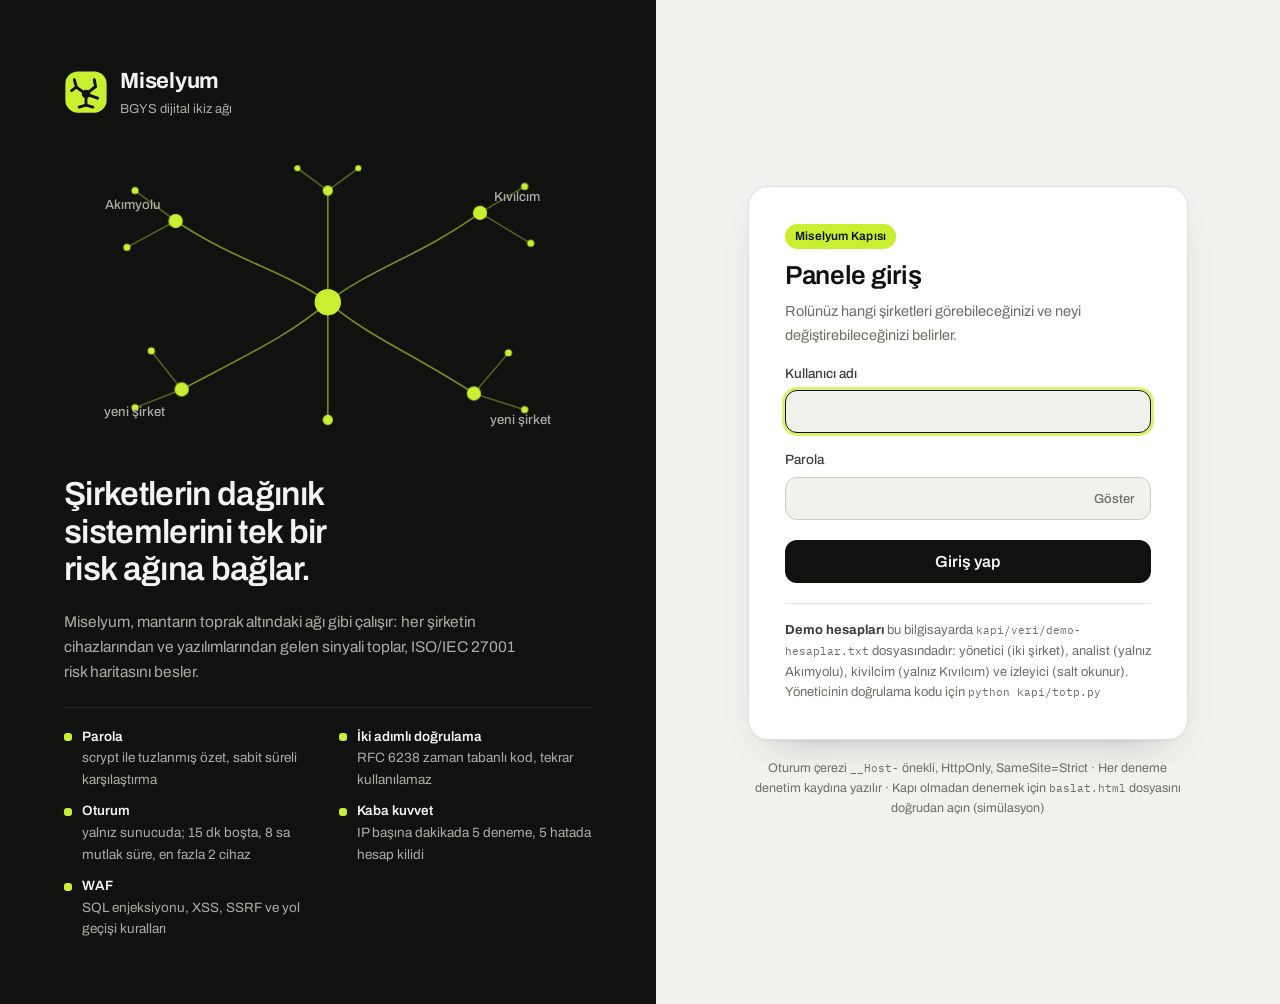
<file: giris.html>
<!doctype html>
<html lang="tr">
<head>
<meta charset="utf-8">
<meta name="viewport" content="width=device-width, initial-scale=1, viewport-fit=cover">
<title>Giriş · Miselyum</title>
<link rel="icon" href="data:image/svg+xml,%3Csvg xmlns='http://www.w3.org/2000/svg' viewBox='0 0 32 32'%3E%3Crect x='1' y='1' width='30' height='30' rx='9' fill='%23c8f031'/%3E%3Cpath d='M16 17.5V25.5M16 17.5 9 12.5M16 17.5l7-5.5M16 17.5l8.5 3M9 12.5 7.5 7M9 12.5l-3.5 2.5M23 12l-1-5M16 25.5l-5 1.5M16 25.5l5 1.5' fill='none' stroke='%23111210' stroke-width='2.1' stroke-linecap='round'/%3E%3Ccircle cx='16' cy='17.5' r='3.1' fill='%23111210'/%3E%3C/svg%3E">
<meta name="description" content="Miselyum Kapısı: Miselyum paneline güvenli giriş">
<link rel="preconnect" href="https://fonts.googleapis.com">
<link rel="preconnect" href="https://fonts.gstatic.com" crossorigin>
<link rel="stylesheet" href="https://fonts.googleapis.com/css2?family=Archivo:wght@400;500;600;700&family=IBM+Plex+Mono:wght@400;500&display=swap">
<link rel="stylesheet" href="css/giris.css">
</head>
<body>
<main class="g">
  <section class="g-sol" aria-label="Miselyum">
    <div class="g-marka">
      <svg class="g-isaret" viewBox="0 0 32 32" aria-hidden="true"><rect x="1" y="1" width="30" height="30" rx="9" fill="#c8f031"/><path d="M16 17.5V25.5M16 17.5 9 12.5M16 17.5l7-5.5M16 17.5l8.5 3M9 12.5 7.5 7M9 12.5l-3.5 2.5M23 12l-1-5M16 25.5l-5 1.5M16 25.5l5 1.5" fill="none" stroke="#111210" stroke-width="2.1" stroke-linecap="round" stroke-linejoin="round"/><circle cx="16" cy="17.5" r="3.1" fill="#111210"/></svg>
      <div><b>Miselyum</b><span>BGYS dijital ikiz ağı</span></div>
    </div>

    <svg class="g-ag" viewBox="0 0 520 300" aria-hidden="true">
      <g class="g-hif">
        <path d="M260 150C220 120 170 110 110 70M260 150C300 118 352 104 410 62M260 150C224 182 176 204 116 236M260 150C300 184 350 204 404 240M260 150V40M260 150V266"/>
        <path d="M110 70 70 40M110 70 62 96M410 62l44-26M410 62l50 30M116 236l-46 18M116 236l-30-38M404 240l50 16M404 240l34-40M260 40l-30-22M260 40l30-22"/>
      </g>
      <g class="g-dugum">
        <circle cx="260" cy="150" r="13" class="g-cekirdek"/>
        <circle cx="110" cy="70" r="7"/><circle cx="410" cy="62" r="7"/><circle cx="116" cy="236" r="7"/><circle cx="404" cy="240" r="7"/>
        <circle cx="260" cy="40" r="5"/><circle cx="260" cy="266" r="5"/>
        <circle cx="70" cy="40" r="3.5"/><circle cx="62" cy="96" r="3.5"/><circle cx="454" cy="36" r="3.5"/><circle cx="460" cy="92" r="3.5"/>
        <circle cx="70" cy="254" r="3.5"/><circle cx="86" cy="198" r="3.5"/><circle cx="454" cy="256" r="3.5"/><circle cx="438" cy="200" r="3.5"/>
        <circle cx="230" cy="18" r="3"/><circle cx="290" cy="18" r="3"/>
      </g>
      <g class="g-etiket">
        <text x="96" y="58" text-anchor="end">Akımyolu</text>
        <text x="424" y="50">Kıvılcım</text>
        <text x="100" y="262" text-anchor="end">yeni şirket</text>
        <text x="420" y="270">yeni şirket</text>
      </g>
    </svg>

    <h1>Şirketlerin dağınık sistemlerini tek bir risk ağına bağlar.</h1>
    <p class="g-oz">Miselyum, mantarın toprak altındaki ağı gibi çalışır: her şirketin cihazlarından ve yazılımlarından gelen sinyali toplar, ISO/IEC 27001 risk haritasını besler.</p>

    <ul class="g-koruma" aria-label="Bu girişin korumaları">
      <li><b>Parola</b> scrypt ile tuzlanmış özet, sabit süreli karşılaştırma</li>
      <li><b>İki adımlı doğrulama</b> RFC 6238 zaman tabanlı kod, tekrar kullanılamaz</li>
      <li><b>Oturum</b> yalnız sunucuda; 15 dk boşta, 8 sa mutlak süre, en fazla 2 cihaz</li>
      <li><b>Kaba kuvvet</b> IP başına dakikada 5 deneme, 5 hatada hesap kilidi</li>
      <li><b>WAF</b> SQL enjeksiyonu, XSS, SSRF ve yol geçişi kuralları</li>
    </ul>
  </section>

  <section class="g-sag">
    <div class="g-kart">
      <form id="adim-parola" class="g-form" autocomplete="on" novalidate>
        <div class="g-ust">
          <span class="g-rozet">Miselyum Kapısı</span>
          <h2>Panele giriş</h2>
          <p>Rolünüz hangi şirketleri görebileceğinizi ve neyi değiştirebileceğinizi belirler.</p>
        </div>
        <label class="g-alan">
          <span>Kullanıcı adı</span>
          <input id="kullanici" name="username" autocomplete="username" spellcheck="false" autocapitalize="none" maxlength="40" required>
        </label>
        <label class="g-alan">
          <span>Parola</span>
          <span class="g-parola">
            <input id="parola" name="password" type="password" autocomplete="current-password" maxlength="200" required>
            <button type="button" id="goster" class="g-goster" aria-pressed="false" aria-label="Parolayı göster">Göster</button>
          </span>
        </label>
        <p id="ileti" class="g-ileti" role="alert" hidden></p>
        <button type="submit" class="g-dugme" id="gonder">Giriş yap</button>
      </form>

      <form id="adim-kod" class="g-form" autocomplete="off" novalidate hidden>
        <div class="g-ust">
          <span class="g-rozet">İkinci adım</span>
          <h2>Doğrulama kodu</h2>
          <p>Kimlik doğrulayıcı uygulamanızdaki 6 haneli kodu girin. Kod 30 saniyede bir değişir.</p>
        </div>
        <label class="g-alan">
          <span>Kod</span>
          <input id="kod" name="otp" inputmode="numeric" autocomplete="one-time-code" pattern="[0-9]{6}" maxlength="6" class="g-kod" required>
        </label>
        <p id="ileti-kod" class="g-ileti" role="alert" hidden></p>
        <button type="submit" class="g-dugme" id="dogrula">Doğrula ve gir</button>
        <button type="button" class="g-geri" id="geri">Başka hesapla gir</button>
      </form>

      <div class="g-not">
        <p><b>Demo hesapları</b> bu bilgisayarda <code>kapi/veri/demo-hesaplar.txt</code> dosyasındadır: yönetici (iki şirket), analist (yalnız Akımyolu), kivilcim (yalnız Kıvılcım) ve izleyici (salt okunur). Yöneticinin doğrulama kodu için <code>python kapi/totp.py</code></p>
      </div>
    </div>
    <p class="g-alt">Oturum çerezi <code>__Host-</code> önekli, HttpOnly, SameSite=Strict · Her deneme denetim kaydına yazılır · Kapı olmadan denemek için <code>baslat.html</code> dosyasını doğrudan açın (simülasyon)</p>
  </section>
</main>
<script src="js/giris.js"></script>
</body>
</html>
</file>
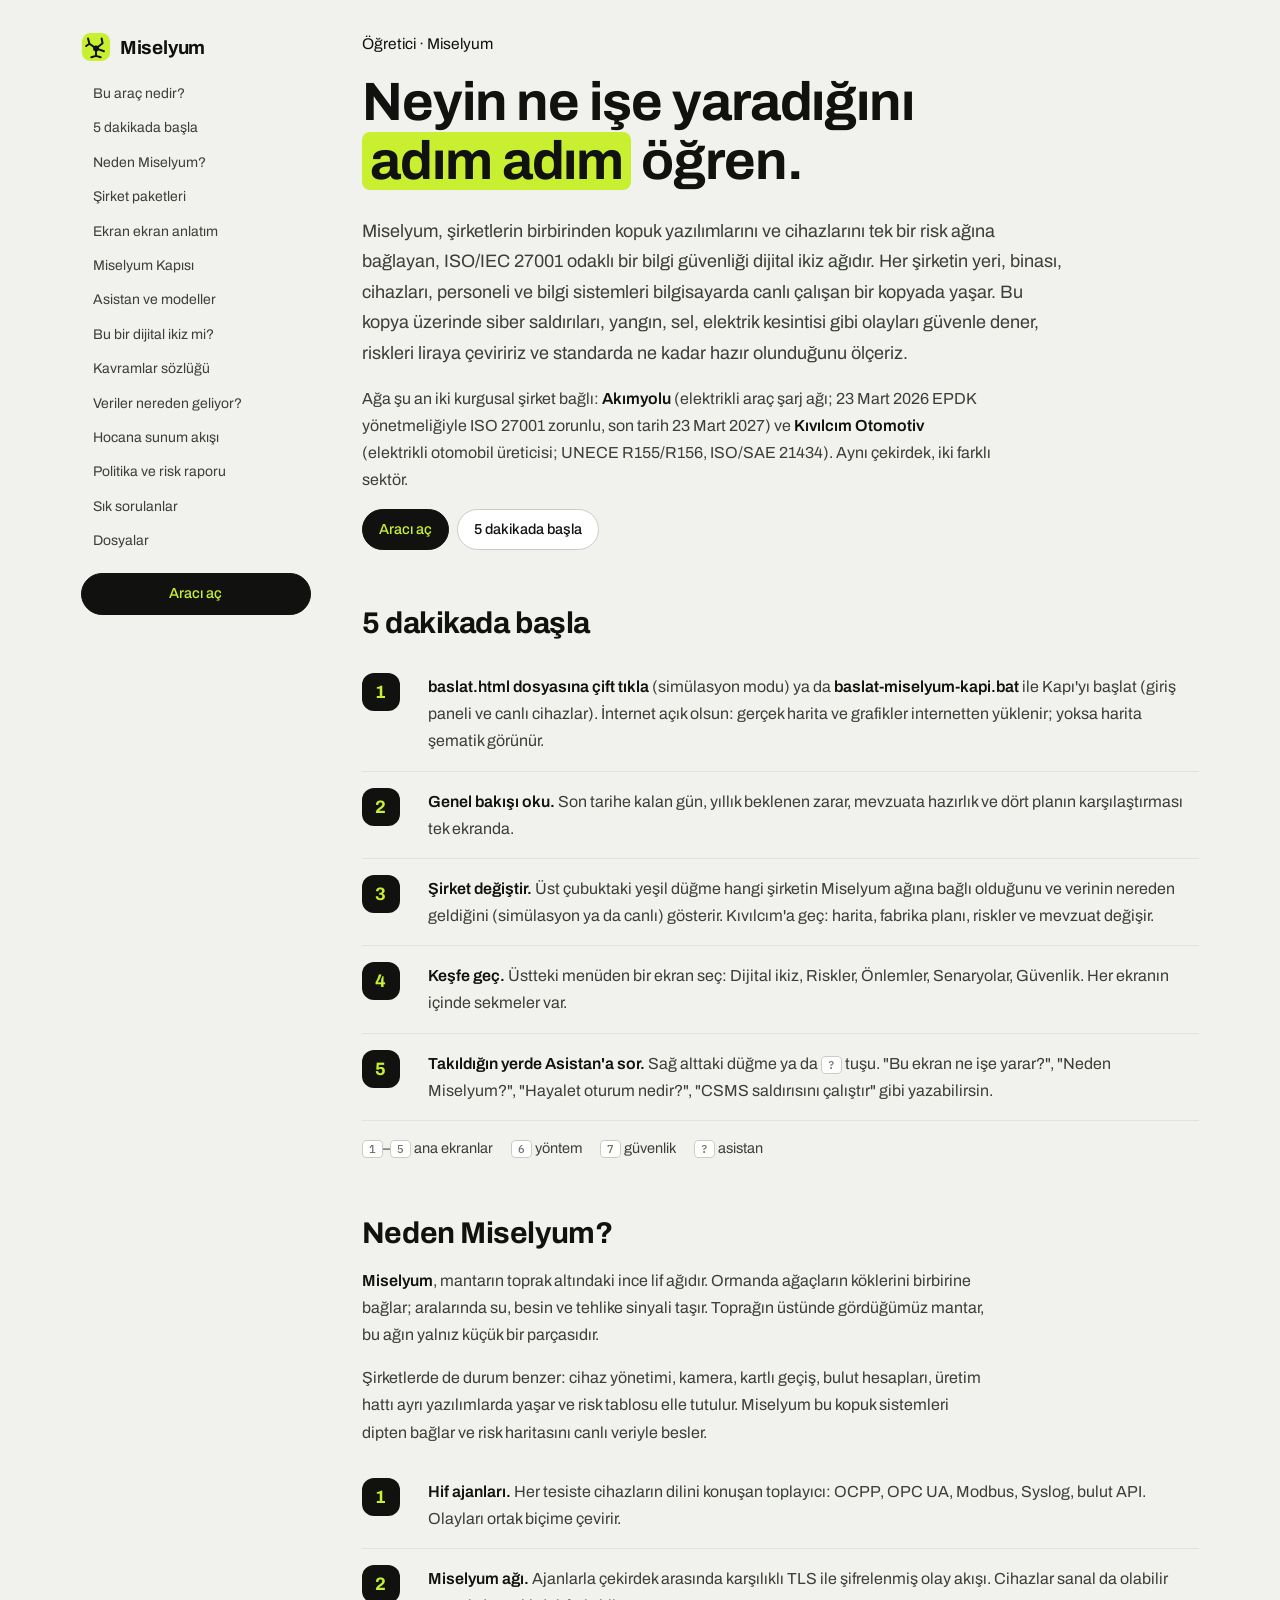
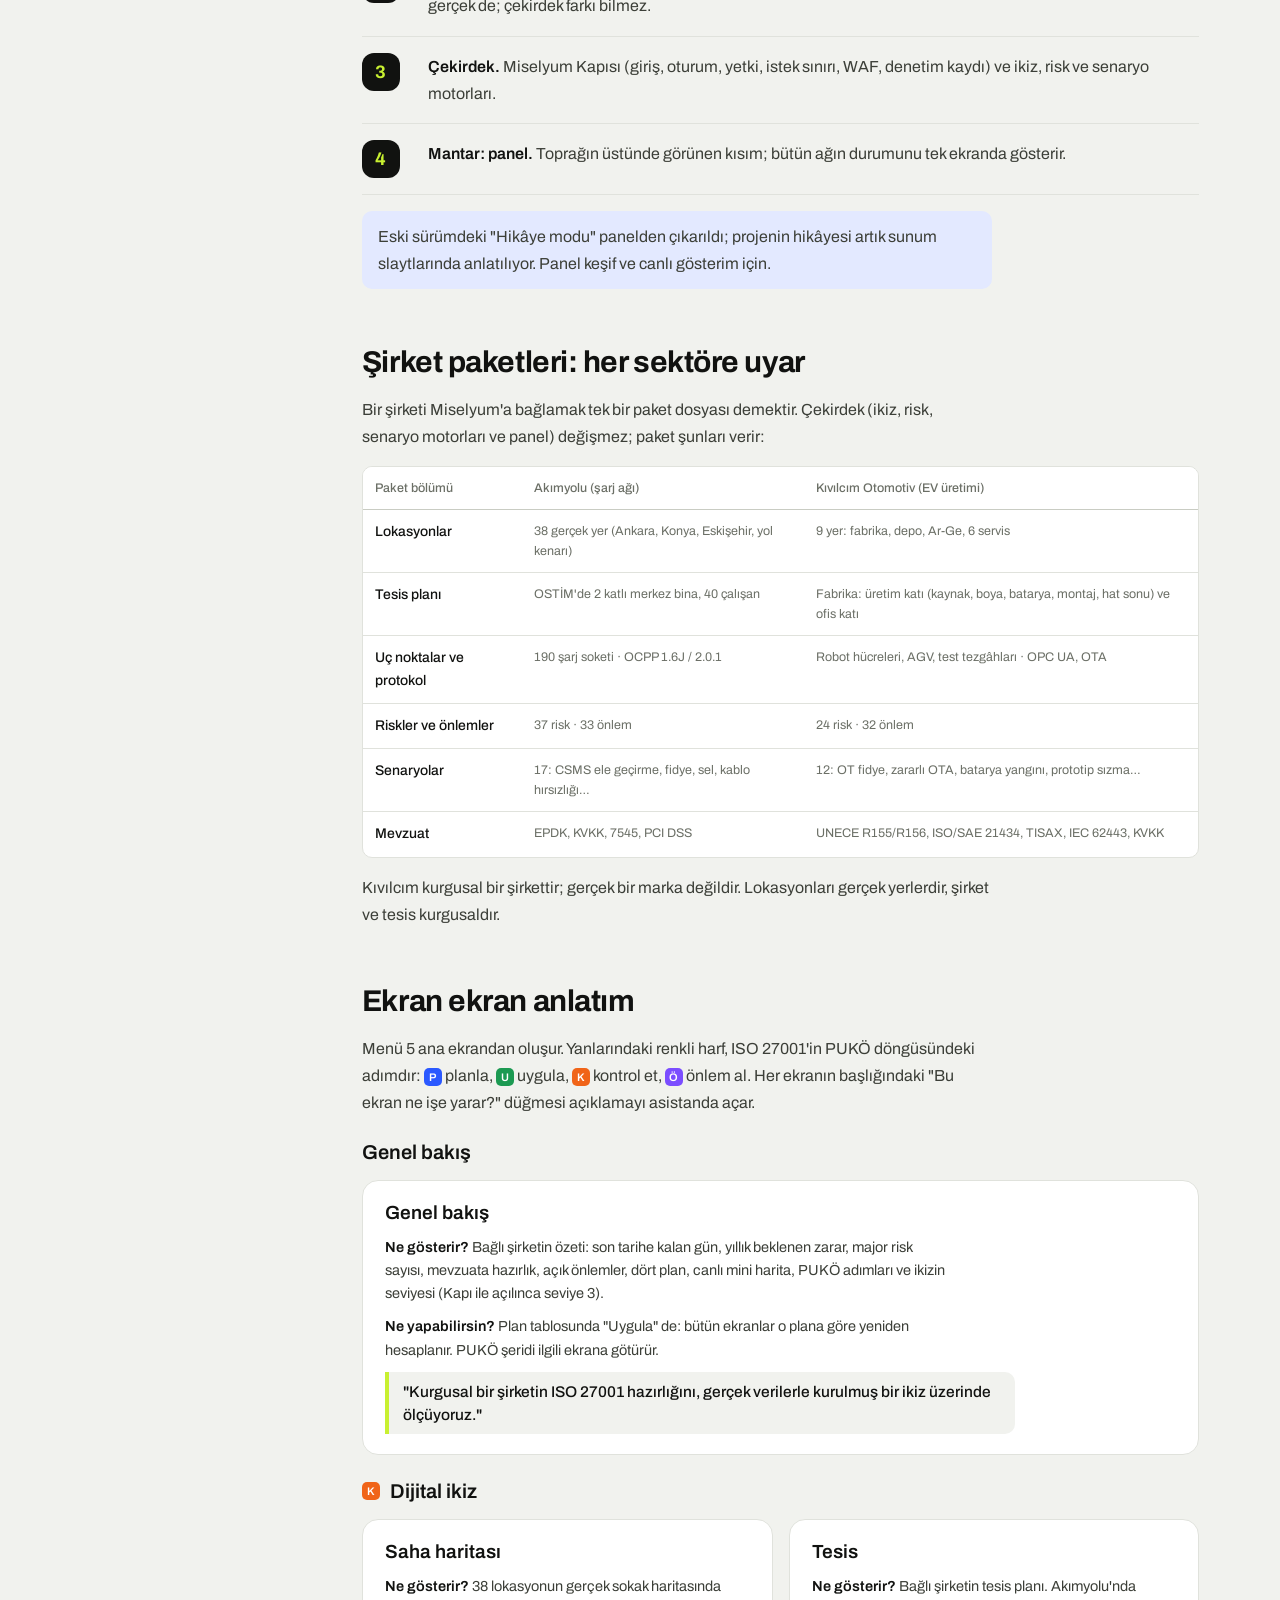
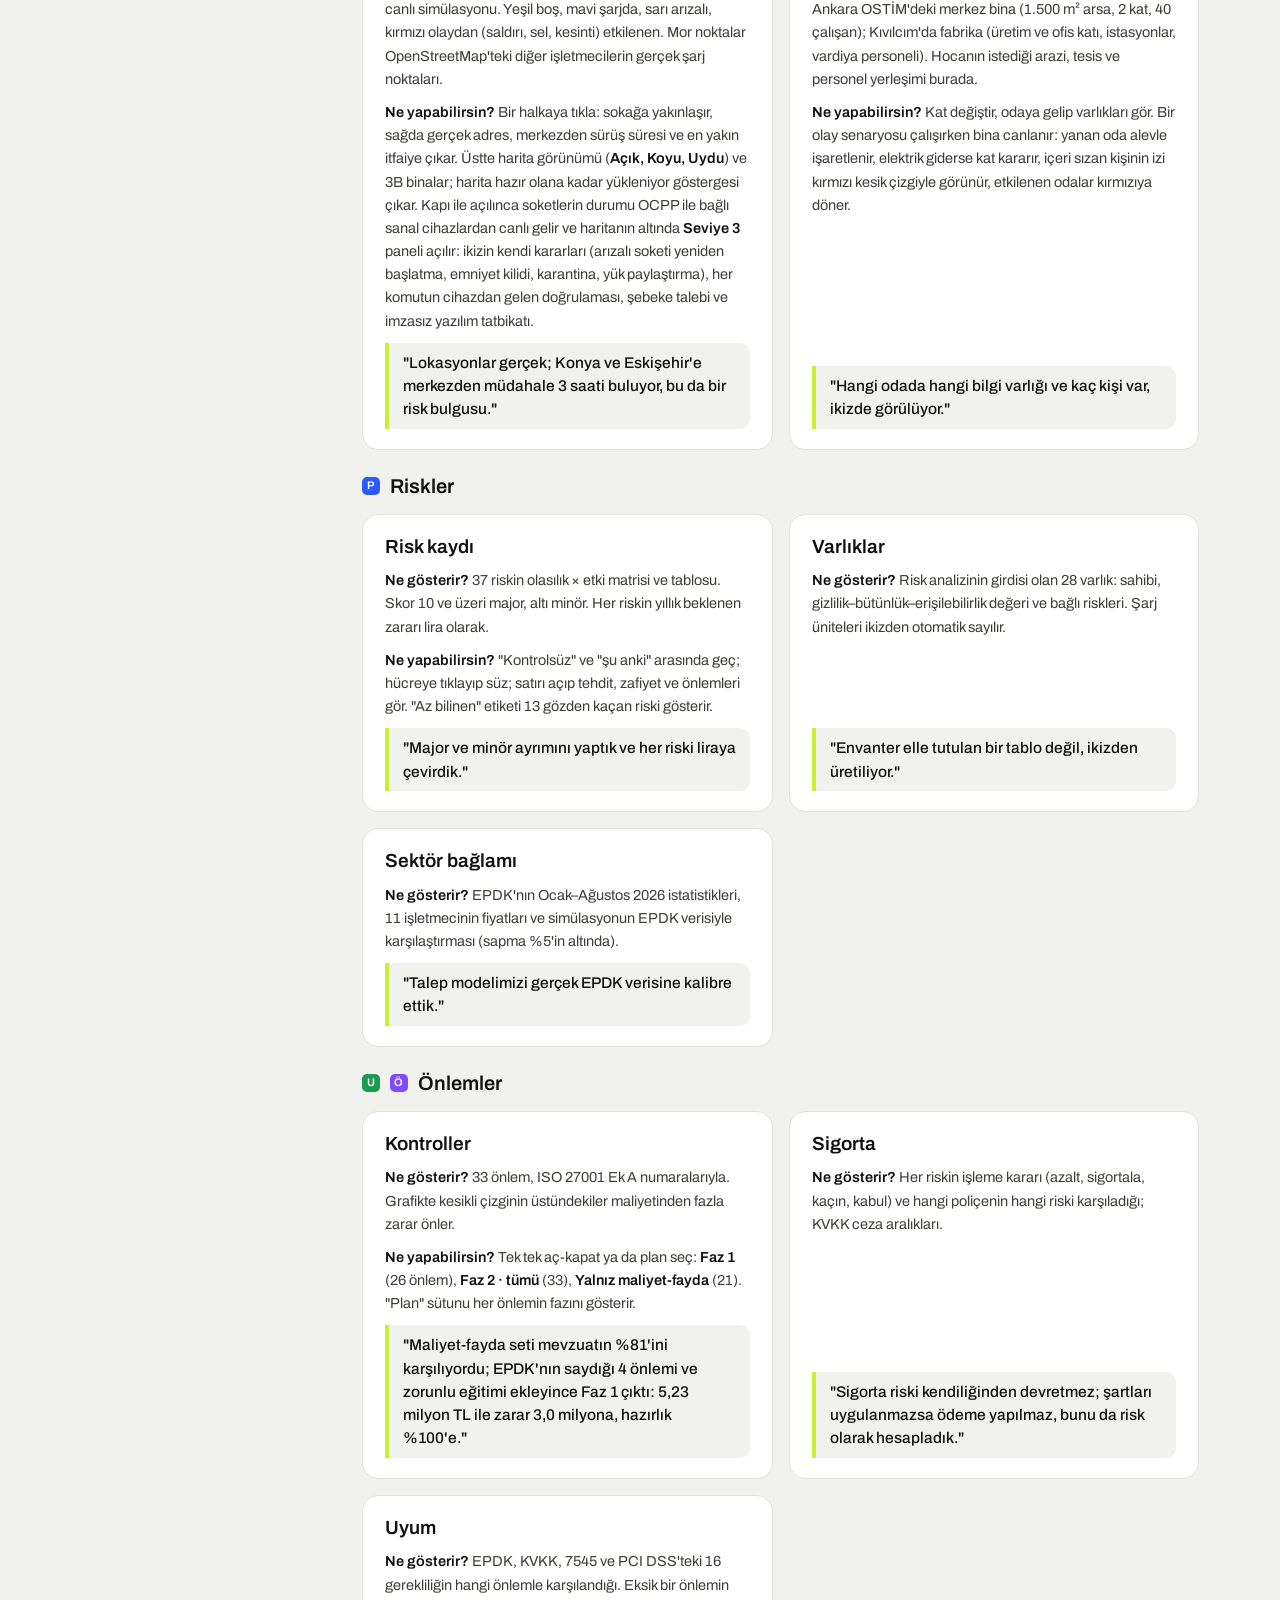
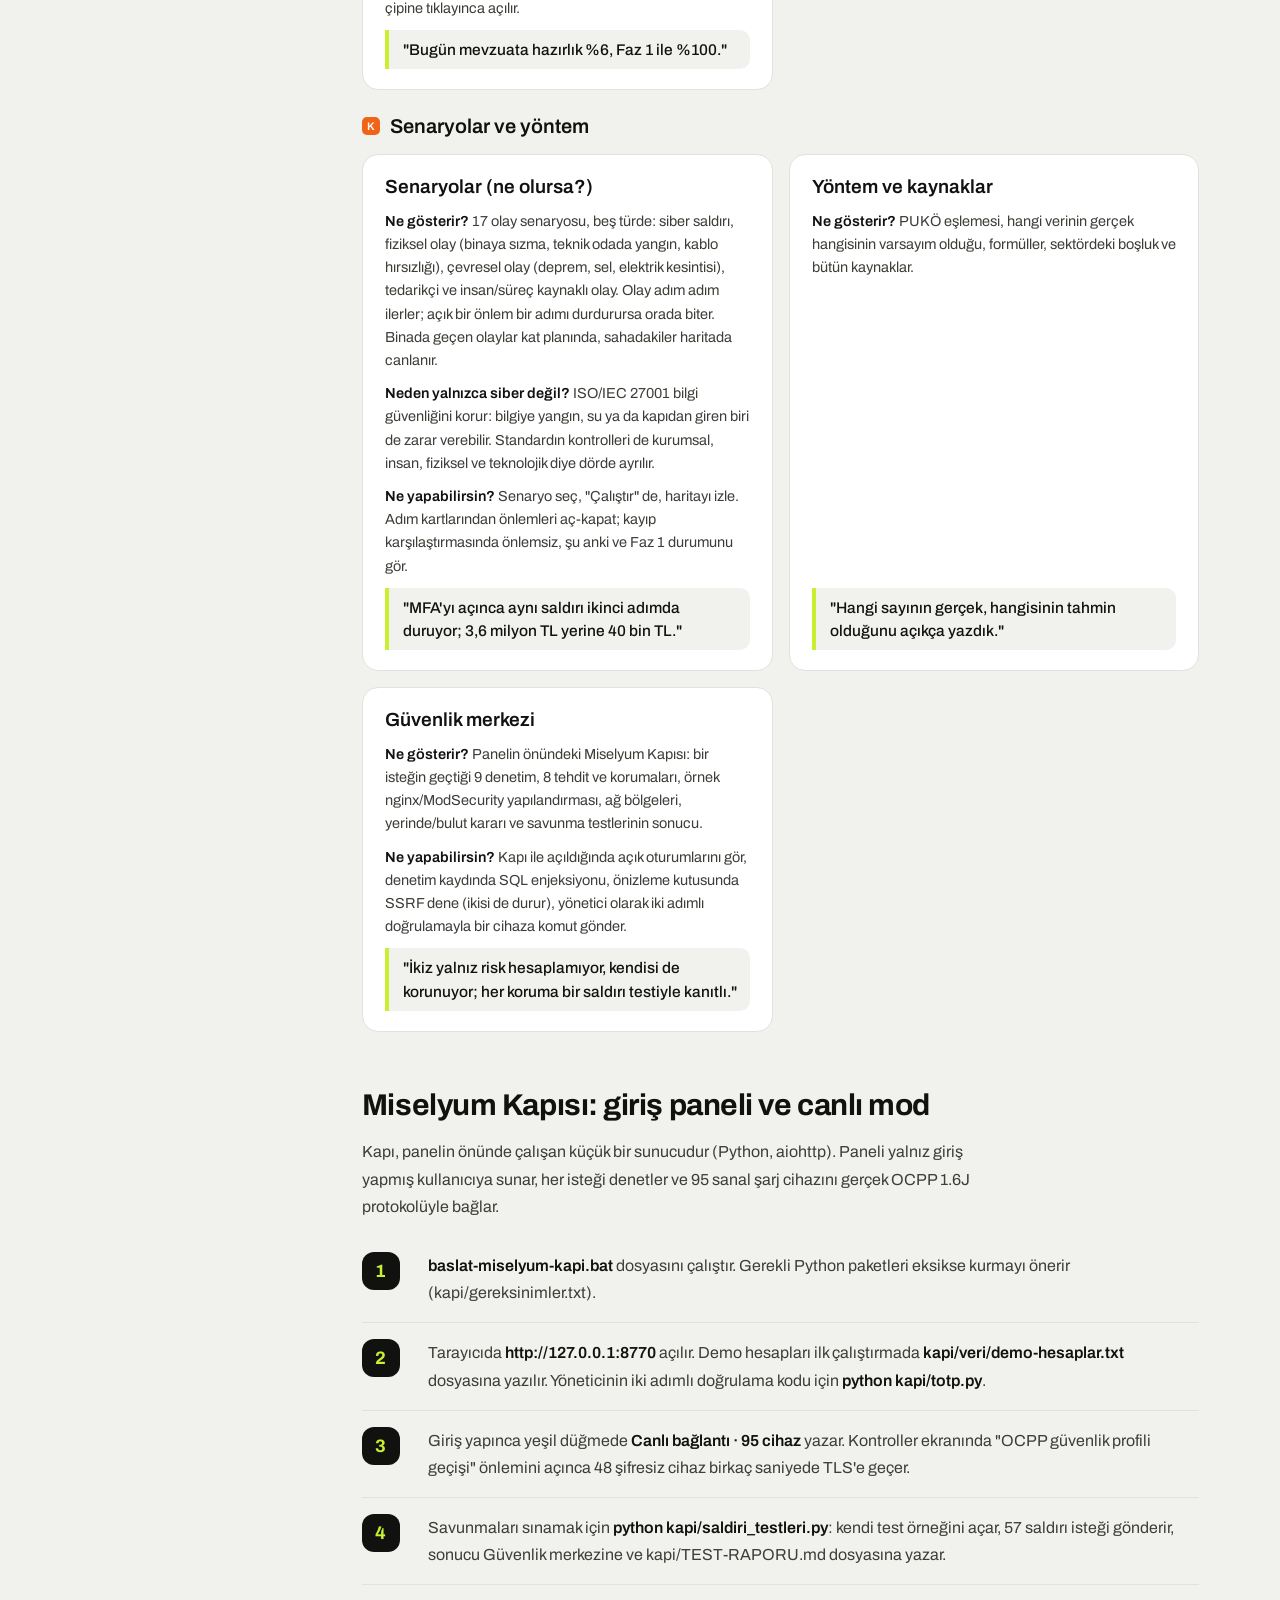
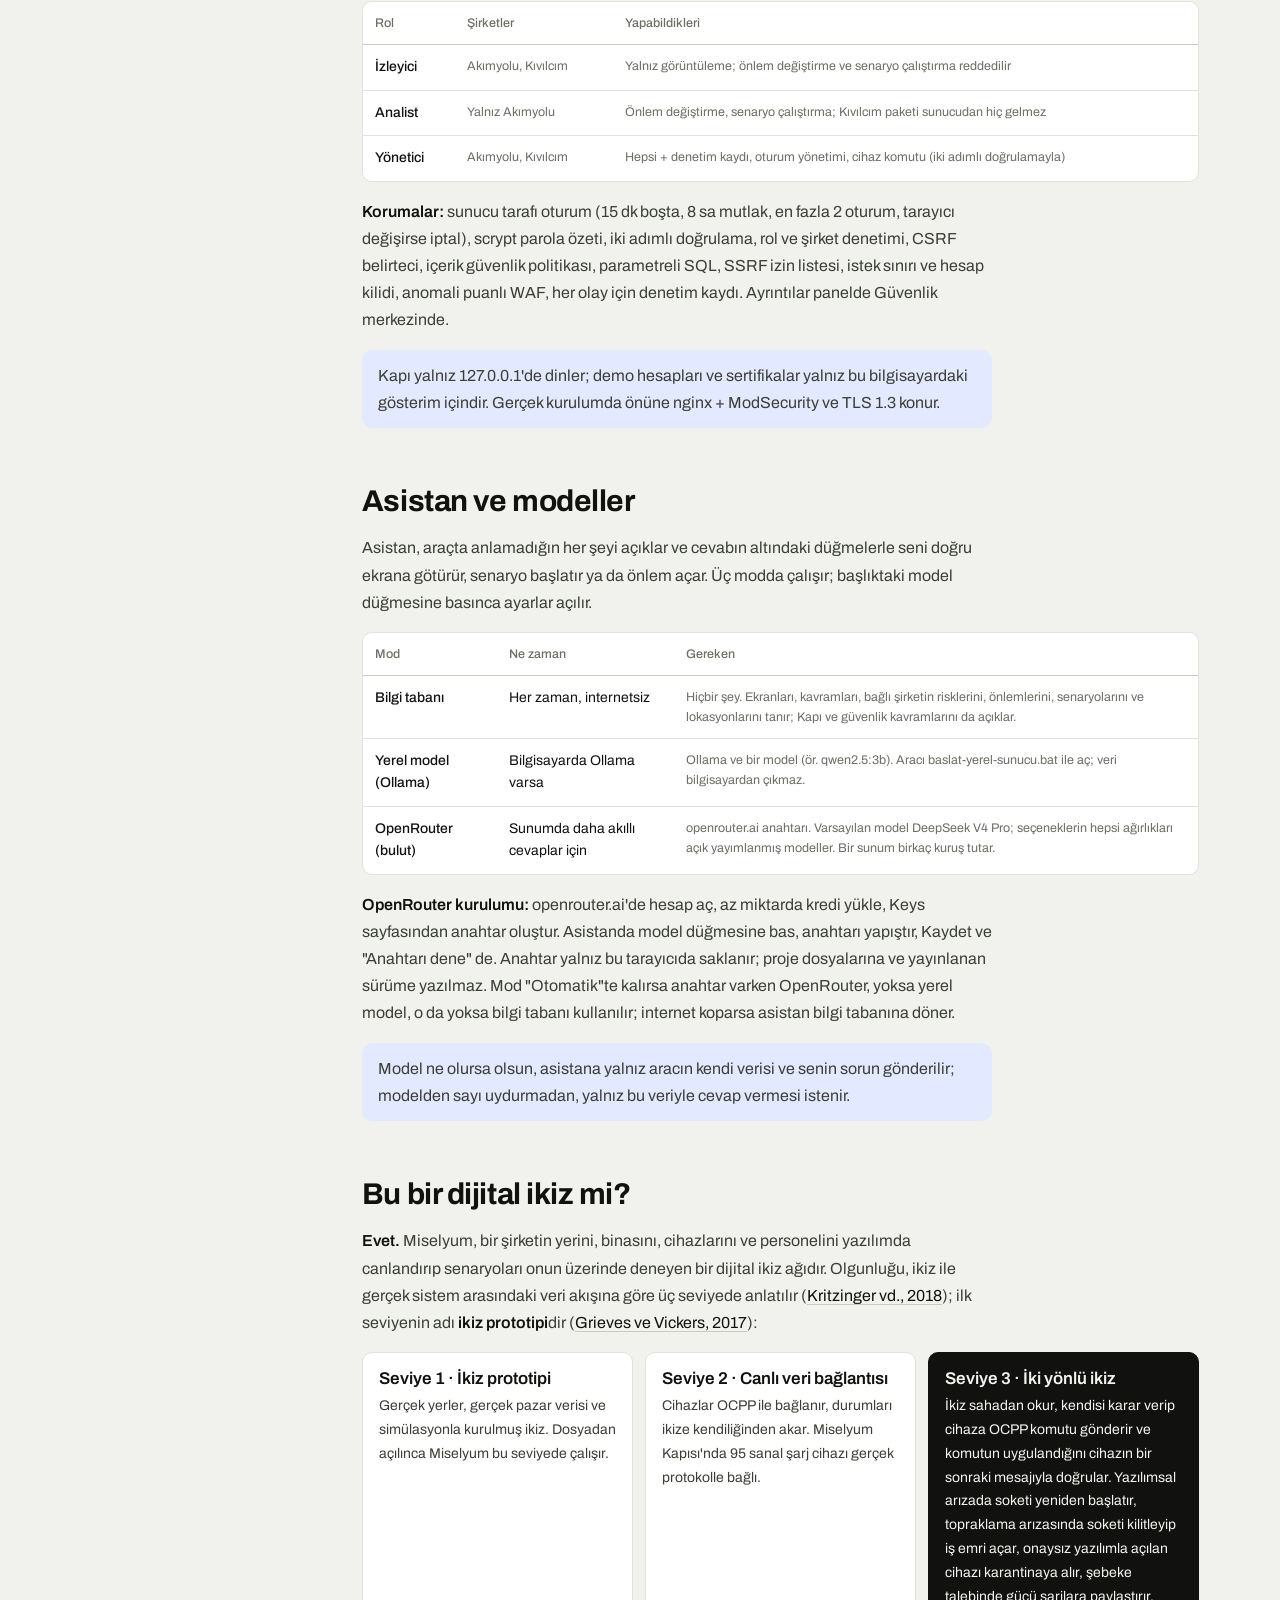
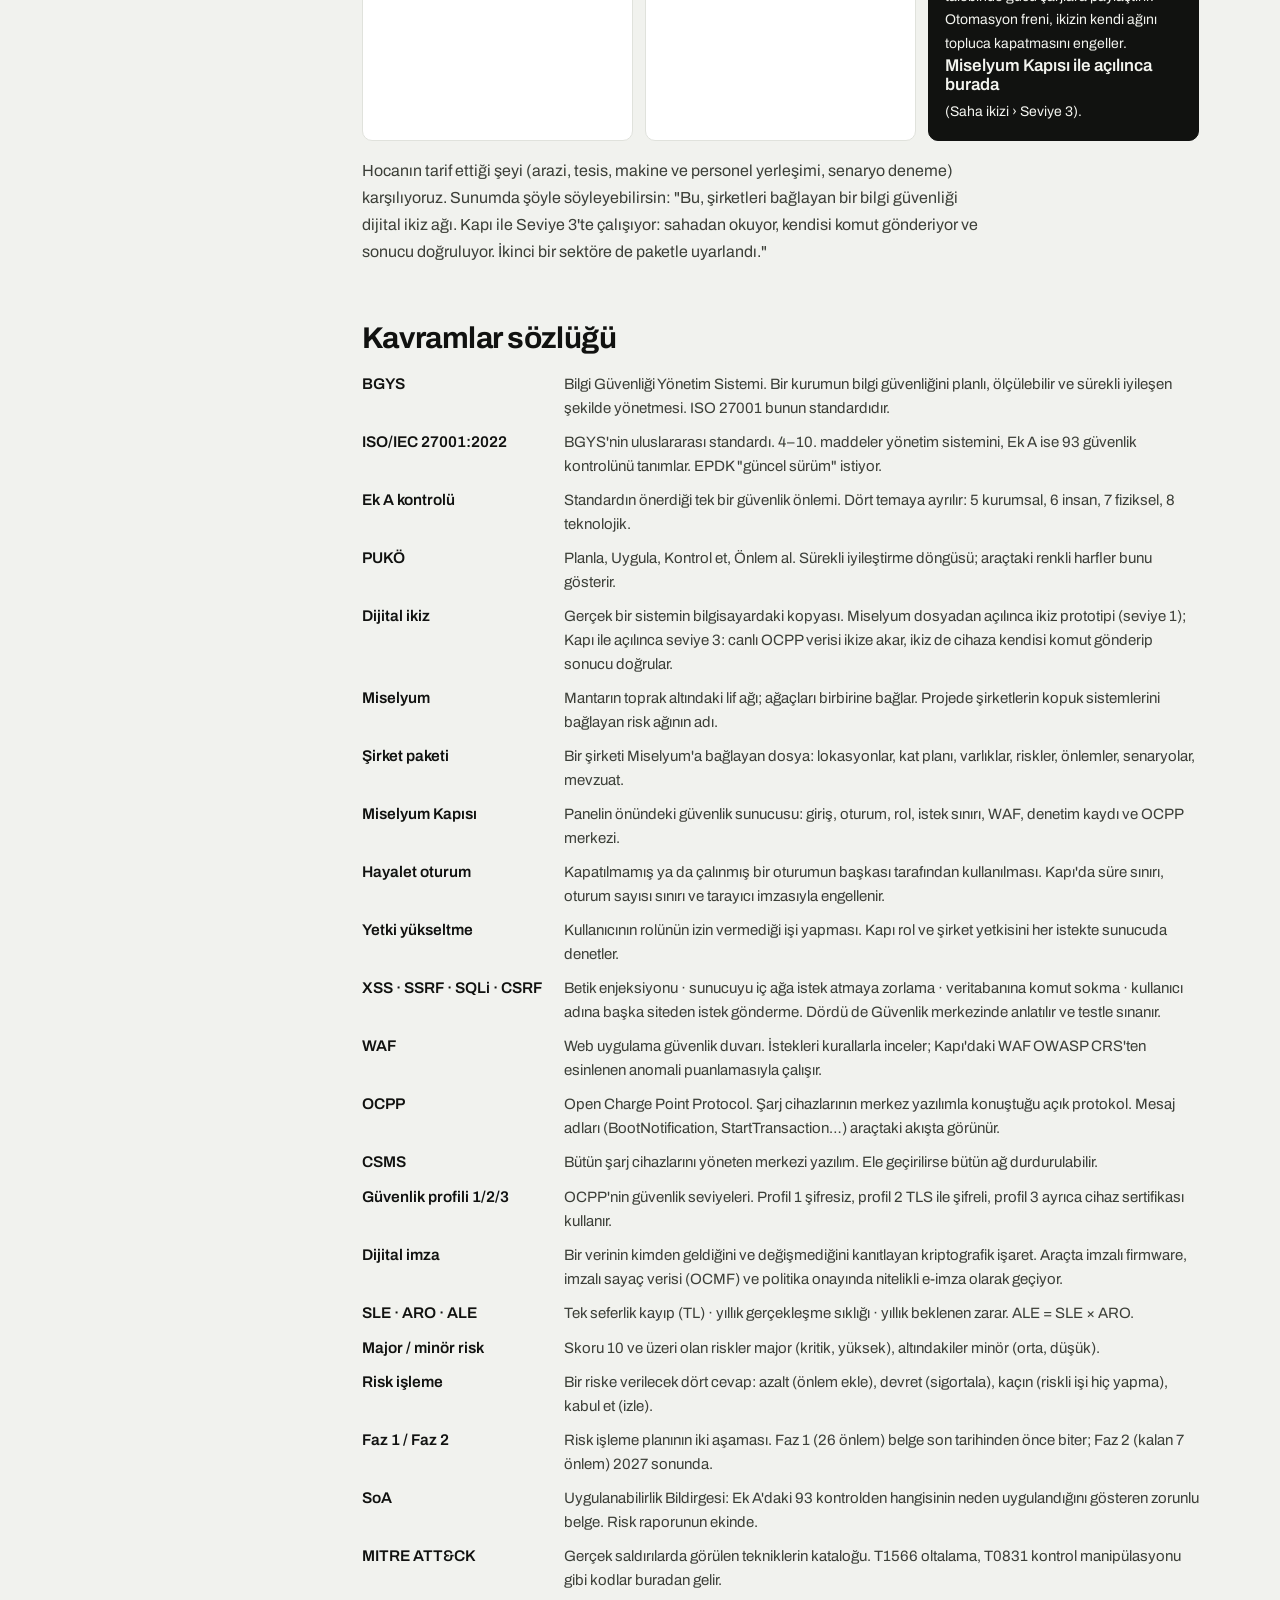
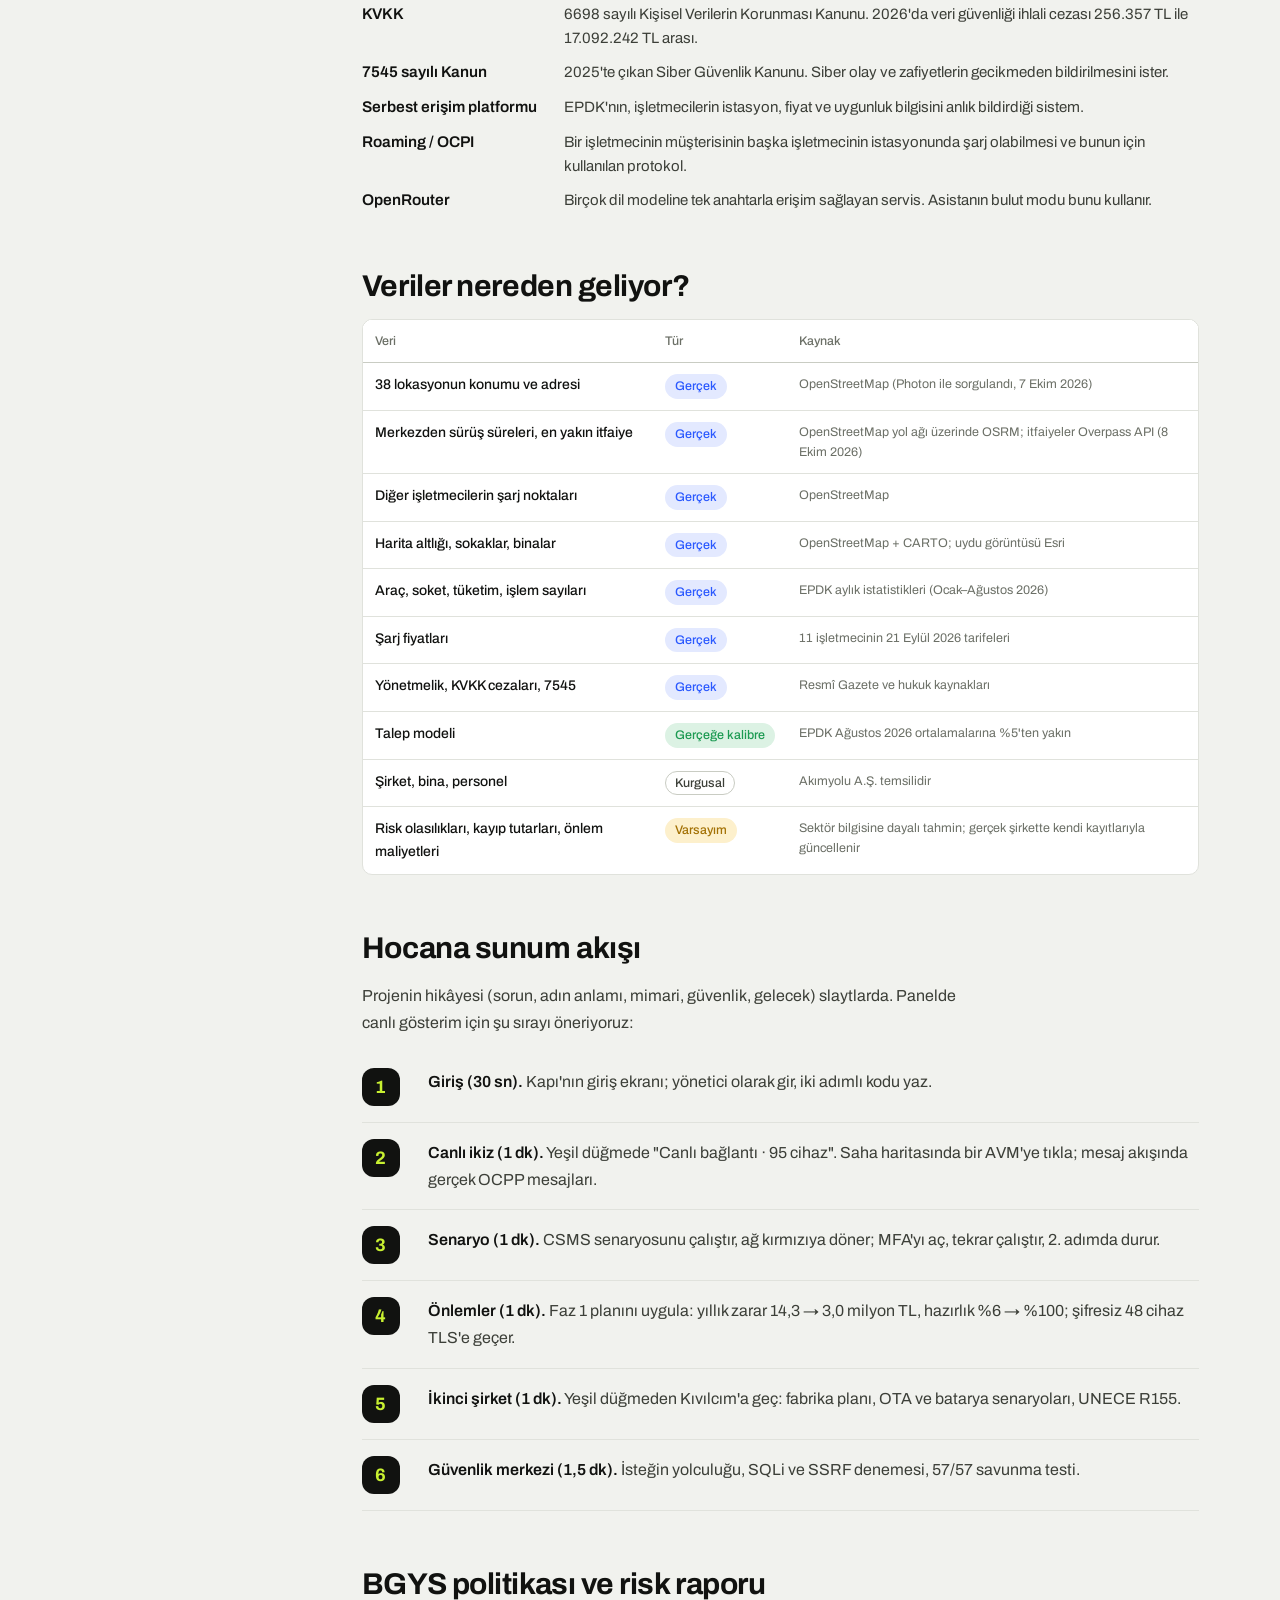
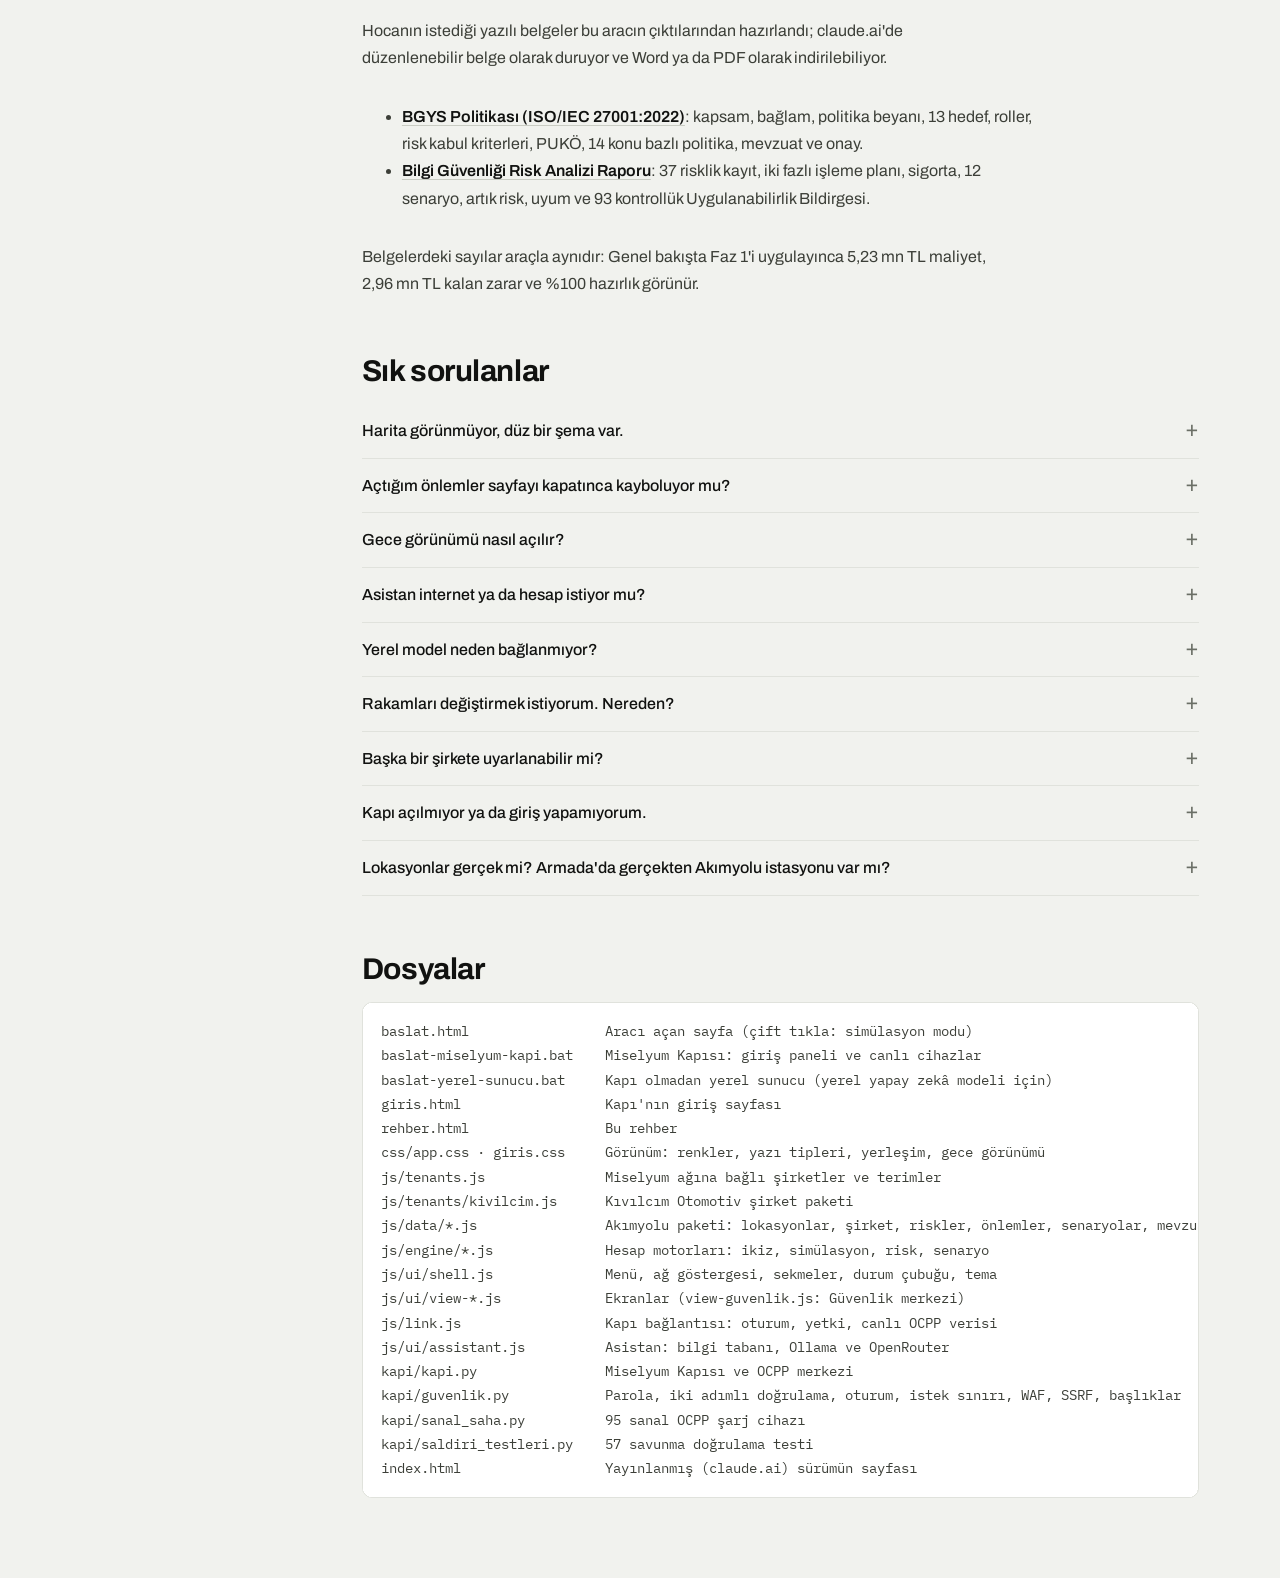
<file: rehber.html>
<!doctype html>
<html lang="tr">
<head>
<meta charset="utf-8">
<meta name="viewport" content="width=device-width, initial-scale=1">
<title>Miselyum Rehberi</title>
<meta name="description" content="Miselyum dijital ikiz ağının her ekranını, Miselyum Kapısı'nı, asistanı ve kavramları anlatan öğretici">
<script src="js/tema.js"></script>
<link rel="preconnect" href="https://fonts.googleapis.com">
<link rel="preconnect" href="https://fonts.gstatic.com" crossorigin>
<link rel="stylesheet" href="https://fonts.googleapis.com/css2?family=Archivo:ital,wght@0,400;0,500;0,600;0,700;1,500&family=IBM+Plex+Mono:wght@400;500&display=swap">
<link rel="stylesheet" href="css/app.css">
<style>
  body { background: var(--bg); }
  .guide { display: grid; grid-template-columns: 230px minmax(0, 1fr); gap: clamp(20px, 4vw, 56px); max-width: 1180px; margin: 0 auto; padding: 32px var(--gutter) 80px; }
  .toc { position: sticky; top: 24px; align-self: start; display: flex; flex-direction: column; gap: 2px; font-size: 14px; }
  .toc .brand { border-bottom: 0; padding: 0 0 14px; }
  .toc a:not(.brand):not(.btn) { color: var(--ink-2); text-decoration: none; padding: 5px 0 5px 10px; border-left: 2px solid transparent; transition: color .2s, border-color .2s; }
  .toc a:not(.brand):not(.btn):hover { color: var(--ink); border-left-color: var(--ink); }
  .toc .btn { margin-top: 14px; }
  .doc { min-width: 0; display: flex; flex-direction: column; gap: 56px; }
  .doc section { display: flex; flex-direction: column; gap: 16px; scroll-margin-top: 24px; }
  .doc h2 { font: 700 30px/1.15 var(--font-display); letter-spacing: -0.015em; }
  .doc h3 { font: 600 19px/1.3 var(--font-display); }
  .doc p, .doc li { font-size: 16px; line-height: 1.7; color: var(--ink-2); max-width: 70ch; }
  .doc b { color: var(--ink); font-weight: 600; }
  .ghero h1 { font: 700 clamp(34px, 4.4vw, 54px)/1.1 var(--font-display); letter-spacing: -0.02em; }
  .ghero h1 em { font-style: normal; background: var(--volt); color: var(--volt-ink); padding: 0 .15em; border-radius: 8px; }
  .ghero .lead { font-size: 18px; }
  .steps { list-style: none; counter-reset: s; margin: 0; padding: 0; display: grid; }
  .steps li { counter-increment: s; display: grid; grid-template-columns: 52px minmax(0, 1fr); gap: 14px; padding: 16px 0; border-bottom: 1px solid var(--line); max-width: none; }
  .steps li::before { content: counter(s); display: inline-grid; place-items: center; width: 38px; height: 38px; border-radius: 12px; background: var(--dark); color: var(--volt); font: 700 18px/1 var(--font-display); }
  .cards { display: grid; grid-template-columns: repeat(auto-fit, minmax(300px, 1fr)); gap: 16px; }
  .card { padding: 20px 22px; border: 1px solid var(--line); border-radius: var(--r); background: var(--surface); display: flex; flex-direction: column; gap: 10px; scroll-margin-top: 24px; }
  .card h3 { display: flex; align-items: center; gap: 8px; }
  .card p, .card li { font-size: 14.5px; line-height: 1.6; }
  .say { font: 500 15.5px/1.5 var(--font-body) !important; color: var(--ink) !important; background: var(--bg); border-left: 4px solid var(--volt); border-radius: 0 10px 10px 0; padding: 8px 12px 8px 14px; margin-top: auto !important; }
  .group-title { display: flex; align-items: center; gap: 10px; font: 600 20px/1.2 var(--font-display); margin-top: 8px; }
  .gloss { display: grid; grid-template-columns: max-content minmax(0, 1fr); gap: 10px 22px; margin: 0; }
  .gloss dt { font-weight: 600; color: var(--ink); }
  .gloss dd { margin: 0; color: var(--ink-2); font-size: 15px; line-height: 1.6; }
  .faq { border-bottom: 1px solid var(--line); }
  .faq summary { cursor: pointer; padding: 14px 0; font-weight: 500; font-size: 16px; list-style: none; display: flex; justify-content: space-between; gap: 12px; }
  .faq summary::-webkit-details-marker { display: none; }
  .faq summary::after { content: "+"; font: 400 22px/1 var(--font-display); color: var(--muted); }
  .faq[open] summary::after { content: "–"; }
  .faq p { padding: 0 0 16px; }
  .files { font: 13.5px/1.8 var(--font-mono); white-space: pre; overflow-x: auto; background: var(--surface); border: 1px solid var(--line); border-radius: var(--r-sm); padding: 16px 18px; color: var(--ink-2); }
  .levels { display: grid; grid-template-columns: repeat(3, minmax(0, 1fr)); gap: 12px; }
  .levels > div { padding: 16px; border: 1px solid var(--line); border-radius: var(--r-sm); background: var(--surface); }
  .levels > div.is-here { background: var(--dark); border-color: var(--dark); } .levels > div.is-here b, .levels > div.is-here p { color: var(--on-dark) !important; }
  .levels b { display: block; font: 600 17px var(--font-display); margin-bottom: 6px; }
  .levels p { font-size: 14px; }
  .kbd-row { display: flex; flex-wrap: wrap; gap: 8px 18px; font-size: 14.5px; color: var(--ink-2); }
  @media (max-width: 900px) { .guide { grid-template-columns: minmax(0, 1fr); } .toc { position: static; flex-direction: row; flex-wrap: wrap; gap: 4px 12px; } .toc a:not(.brand):not(.btn) { border-left: 0; padding-left: 0; } .levels { grid-template-columns: minmax(0, 1fr); } .gloss { grid-template-columns: minmax(0, 1fr); } .gloss dd { margin-bottom: 8px; } }
</style>
</head>
<body>
<div class="guide">
  <nav class="toc" aria-label="İçindekiler">
    <a class="brand" href="baslat.html"><svg class="brand-mark" viewBox="0 0 32 32" aria-hidden="true"><rect x="1" y="1" width="30" height="30" rx="9" fill="var(--volt)"/><path d="M16 17.5V25.5M16 17.5 9 12.5M16 17.5l7-5.5M16 17.5l8.5 3M9 12.5 7.5 7M9 12.5l-3.5 2.5M23 12l-1-5M16 25.5l-5 1.5M16 25.5l5 1.5" fill="none" stroke="#111210" stroke-width="2.1" stroke-linecap="round" stroke-linejoin="round"/><circle cx="16" cy="17.5" r="3.1" fill="#111210"/></svg><div><div class="brand-name">Miselyum</div><div class="brand-sub">Rehber</div></div></a>
    <a href="#nedir">Bu araç nedir?</a>
    <a href="#baslangic">5 dakikada başla</a>
    <a href="#miselyum">Neden Miselyum?</a>
    <a href="#sirketler">Şirket paketleri</a>
    <a href="#ekranlar">Ekran ekran anlatım</a>
    <a href="#kapi">Miselyum Kapısı</a>
    <a href="#asistan">Asistan ve modeller</a>
    <a href="#ikiz">Bu bir dijital ikiz mi?</a>
    <a href="#kavramlar">Kavramlar sözlüğü</a>
    <a href="#veriler">Veriler nereden geliyor?</a>
    <a href="#sunum">Hocana sunum akışı</a>
    <a href="#belgeler">Politika ve risk raporu</a>
    <a href="#sss">Sık sorulanlar</a>
    <a href="#dosyalar">Dosyalar</a>
    <a class="btn btn-primary" href="baslat.html">Aracı aç</a>
  </nav>

  <main class="doc">
    <section id="nedir" class="ghero">
      <div class="eyebrow">Öğretici · Miselyum</div>
      <h1>Neyin ne işe yaradığını <em>adım adım</em> öğren.</h1>
      <p class="lead">Miselyum, şirketlerin birbirinden kopuk yazılımlarını ve cihazlarını tek bir risk ağına bağlayan, ISO/IEC 27001 odaklı bir bilgi güvenliği dijital ikiz ağıdır. Her şirketin yeri, binası, cihazları, personeli ve bilgi sistemleri bilgisayarda canlı çalışan bir kopyada yaşar. Bu kopya üzerinde siber saldırıları, yangın, sel, elektrik kesintisi gibi olayları güvenle dener, riskleri liraya çeviririz ve standarda ne kadar hazır olunduğunu ölçeriz.</p>
      <p>Ağa şu an iki kurgusal şirket bağlı: <b>Akımyolu</b> (elektrikli araç şarj ağı; 23 Mart 2026 EPDK yönetmeliğiyle ISO 27001 zorunlu, son tarih 23 Mart 2027) ve <b>Kıvılcım Otomotiv</b> (elektrikli otomobil üreticisi; UNECE R155/R156, ISO/SAE 21434). Aynı çekirdek, iki farklı sektör.</p>
      <div class="row"><a class="btn btn-primary" href="baslat.html">Aracı aç</a><a class="btn" href="#baslangic">5 dakikada başla</a></div>
    </section>

    <section id="baslangic">
      <h2>5 dakikada başla</h2>
      <ol class="steps">
        <li><div><b>baslat.html dosyasına çift tıkla</b> (simülasyon modu) ya da <b>baslat-miselyum-kapi.bat</b> ile Kapı'yı başlat (giriş paneli ve canlı cihazlar). İnternet açık olsun: gerçek harita ve grafikler internetten yüklenir; yoksa harita şematik görünür.</div></li>
        <li><div><b>Genel bakışı oku.</b> Son tarihe kalan gün, yıllık beklenen zarar, mevzuata hazırlık ve dört planın karşılaştırması tek ekranda.</div></li>
        <li><div><b>Şirket değiştir.</b> Üst çubuktaki yeşil düğme hangi şirketin Miselyum ağına bağlı olduğunu ve verinin nereden geldiğini (simülasyon ya da canlı) gösterir. Kıvılcım'a geç: harita, fabrika planı, riskler ve mevzuat değişir.</div></li>
        <li><div><b>Keşfe geç.</b> Üstteki menüden bir ekran seç: Dijital ikiz, Riskler, Önlemler, Senaryolar, Güvenlik. Her ekranın içinde sekmeler var.</div></li>
        <li><div><b>Takıldığın yerde Asistan'a sor.</b> Sağ alttaki düğme ya da <kbd>?</kbd> tuşu. "Bu ekran ne işe yarar?", "Neden Miselyum?", "Hayalet oturum nedir?", "CSMS saldırısını çalıştır" gibi yazabilirsin.</div></li>
      </ol>
      <div class="kbd-row"><span><kbd>1</kbd>–<kbd>5</kbd> ana ekranlar</span><span><kbd>6</kbd> yöntem</span><span><kbd>7</kbd> güvenlik</span><span><kbd>?</kbd> asistan</span></div>
    </section>

    <section id="miselyum">
      <h2>Neden Miselyum?</h2>
      <p><b>Miselyum</b>, mantarın toprak altındaki ince lif ağıdır. Ormanda ağaçların köklerini birbirine bağlar; aralarında su, besin ve tehlike sinyali taşır. Toprağın üstünde gördüğümüz mantar, bu ağın yalnız küçük bir parçasıdır.</p>
      <p>Şirketlerde de durum benzer: cihaz yönetimi, kamera, kartlı geçiş, bulut hesapları, üretim hattı ayrı yazılımlarda yaşar ve risk tablosu elle tutulur. Miselyum bu kopuk sistemleri dipten bağlar ve risk haritasını canlı veriyle besler.</p>
      <ol class="steps">
        <li><div><b>Hif ajanları.</b> Her tesiste cihazların dilini konuşan toplayıcı: OCPP, OPC UA, Modbus, Syslog, bulut API. Olayları ortak biçime çevirir.</div></li>
        <li><div><b>Miselyum ağı.</b> Ajanlarla çekirdek arasında karşılıklı TLS ile şifrelenmiş olay akışı. Cihazlar sanal da olabilir gerçek de; çekirdek farkı bilmez.</div></li>
        <li><div><b>Çekirdek.</b> Miselyum Kapısı (giriş, oturum, yetki, istek sınırı, WAF, denetim kaydı) ve ikiz, risk ve senaryo motorları.</div></li>
        <li><div><b>Mantar: panel.</b> Toprağın üstünde görünen kısım; bütün ağın durumunu tek ekranda gösterir.</div></li>
      </ol>
      <p class="callout">Eski sürümdeki "Hikâye modu" panelden çıkarıldı; projenin hikâyesi artık sunum slaytlarında anlatılıyor. Panel keşif ve canlı gösterim için.</p>
    </section>

    <section id="sirketler">
      <h2>Şirket paketleri: her sektöre uyar</h2>
      <p>Bir şirketi Miselyum'a bağlamak tek bir paket dosyası demektir. Çekirdek (ikiz, risk, senaryo motorları ve panel) değişmez; paket şunları verir:</p>
      <div class="table-wrap"><table class="data">
        <thead><tr><th>Paket bölümü</th><th>Akımyolu (şarj ağı)</th><th>Kıvılcım Otomotiv (EV üretimi)</th></tr></thead>
        <tbody>
          <tr><td class="cell-title">Lokasyonlar</td><td class="cell-sub">38 gerçek yer (Ankara, Konya, Eskişehir, yol kenarı)</td><td class="cell-sub">9 yer: fabrika, depo, Ar-Ge, 6 servis</td></tr>
          <tr><td class="cell-title">Tesis planı</td><td class="cell-sub">OSTİM'de 2 katlı merkez bina, 40 çalışan</td><td class="cell-sub">Fabrika: üretim katı (kaynak, boya, batarya, montaj, hat sonu) ve ofis katı</td></tr>
          <tr><td class="cell-title">Uç noktalar ve protokol</td><td class="cell-sub">190 şarj soketi · OCPP 1.6J / 2.0.1</td><td class="cell-sub">Robot hücreleri, AGV, test tezgâhları · OPC UA, OTA</td></tr>
          <tr><td class="cell-title">Riskler ve önlemler</td><td class="cell-sub">37 risk · 33 önlem</td><td class="cell-sub">24 risk · 32 önlem</td></tr>
          <tr><td class="cell-title">Senaryolar</td><td class="cell-sub">17: CSMS ele geçirme, fidye, sel, kablo hırsızlığı…</td><td class="cell-sub">12: OT fidye, zararlı OTA, batarya yangını, prototip sızma…</td></tr>
          <tr><td class="cell-title">Mevzuat</td><td class="cell-sub">EPDK, KVKK, 7545, PCI DSS</td><td class="cell-sub">UNECE R155/R156, ISO/SAE 21434, TISAX, IEC 62443, KVKK</td></tr>
        </tbody>
      </table></div>
      <p>Kıvılcım kurgusal bir şirkettir; gerçek bir marka değildir. Lokasyonları gerçek yerlerdir, şirket ve tesis kurgusaldır.</p>
    </section>

    <section id="ekranlar">
      <h2>Ekran ekran anlatım</h2>
      <p>Menü 5 ana ekrandan oluşur. Yanlarındaki renkli harf, ISO 27001'in PUKÖ döngüsündeki adımdır: <span class="ph ph-P">P</span> planla, <span class="ph ph-U">U</span> uygula, <span class="ph ph-K">K</span> kontrol et, <span class="ph ph-O">Ö</span> önlem al. Her ekranın başlığındaki "Bu ekran ne işe yarar?" düğmesi açıklamayı asistanda açar.</p>

      <div class="group-title">Genel bakış</div>
      <div class="cards">
        <article class="card" id="genel"><h3>Genel bakış</h3>
          <p><b>Ne gösterir?</b> Bağlı şirketin özeti: son tarihe kalan gün, yıllık beklenen zarar, major risk sayısı, mevzuata hazırlık, açık önlemler, dört plan, canlı mini harita, PUKÖ adımları ve ikizin seviyesi (Kapı ile açılınca seviye 3).</p>
          <p><b>Ne yapabilirsin?</b> Plan tablosunda "Uygula" de: bütün ekranlar o plana göre yeniden hesaplanır. PUKÖ şeridi ilgili ekrana götürür.</p>
          <p class="say">"Kurgusal bir şirketin ISO 27001 hazırlığını, gerçek verilerle kurulmuş bir ikiz üzerinde ölçüyoruz."</p></article>
      </div>

      <div class="group-title"><span class="ph ph-K">K</span> Dijital ikiz</div>
      <div class="cards">
        <article class="card" id="saha"><h3>Saha haritası</h3>
          <p><b>Ne gösterir?</b> 38 lokasyonun gerçek sokak haritasında canlı simülasyonu. Yeşil boş, mavi şarjda, sarı arızalı, kırmızı olaydan (saldırı, sel, kesinti) etkilenen. Mor noktalar OpenStreetMap'teki diğer işletmecilerin gerçek şarj noktaları.</p>
          <p><b>Ne yapabilirsin?</b> Bir halkaya tıkla: sokağa yakınlaşır, sağda gerçek adres, merkezden sürüş süresi ve en yakın itfaiye çıkar. Üstte harita görünümü (<b>Açık, Koyu, Uydu</b>) ve 3B binalar; harita hazır olana kadar yükleniyor göstergesi çıkar. Kapı ile açılınca soketlerin durumu OCPP ile bağlı sanal cihazlardan canlı gelir ve haritanın altında <b>Seviye 3</b> paneli açılır: ikizin kendi kararları (arızalı soketi yeniden başlatma, emniyet kilidi, karantina, yük paylaştırma), her komutun cihazdan gelen doğrulaması, şebeke talebi ve imzasız yazılım tatbikatı.</p>
          <p class="say">"Lokasyonlar gerçek; Konya ve Eskişehir'e merkezden müdahale 3 saati buluyor, bu da bir risk bulgusu."</p></article>
        <article class="card" id="merkez"><h3>Tesis</h3>
          <p><b>Ne gösterir?</b> Bağlı şirketin tesis planı. Akımyolu'nda Ankara OSTİM'deki merkez bina (1.500 m² arsa, 2 kat, 40 çalışan); Kıvılcım'da fabrika (üretim ve ofis katı, istasyonlar, vardiya personeli). Hocanın istediği arazi, tesis ve personel yerleşimi burada.</p>
          <p><b>Ne yapabilirsin?</b> Kat değiştir, odaya gelip varlıkları gör. Bir olay senaryosu çalışırken bina canlanır: yanan oda alevle işaretlenir, elektrik giderse kat kararır, içeri sızan kişinin izi kırmızı kesik çizgiyle görünür, etkilenen odalar kırmızıya döner.</p>
          <p class="say">"Hangi odada hangi bilgi varlığı ve kaç kişi var, ikizde görülüyor."</p></article>
      </div>

      <div class="group-title"><span class="ph ph-P">P</span> Riskler</div>
      <div class="cards">
        <article class="card" id="riskler"><h3>Risk kaydı</h3>
          <p><b>Ne gösterir?</b> 37 riskin olasılık × etki matrisi ve tablosu. Skor 10 ve üzeri major, altı minör. Her riskin yıllık beklenen zararı lira olarak.</p>
          <p><b>Ne yapabilirsin?</b> "Kontrolsüz" ve "şu anki" arasında geç; hücreye tıklayıp süz; satırı açıp tehdit, zafiyet ve önlemleri gör. "Az bilinen" etiketi 13 gözden kaçan riski gösterir.</p>
          <p class="say">"Major ve minör ayrımını yaptık ve her riski liraya çevirdik."</p></article>
        <article class="card" id="varliklar"><h3>Varlıklar</h3>
          <p><b>Ne gösterir?</b> Risk analizinin girdisi olan 28 varlık: sahibi, gizlilik–bütünlük–erişilebilirlik değeri ve bağlı riskleri. Şarj üniteleri ikizden otomatik sayılır.</p>
          <p class="say">"Envanter elle tutulan bir tablo değil, ikizden üretiliyor."</p></article>
        <article class="card" id="sektor"><h3>Sektör bağlamı</h3>
          <p><b>Ne gösterir?</b> EPDK'nın Ocak–Ağustos 2026 istatistikleri, 11 işletmecinin fiyatları ve simülasyonun EPDK verisiyle karşılaştırması (sapma %5'in altında).</p>
          <p class="say">"Talep modelimizi gerçek EPDK verisine kalibre ettik."</p></article>
      </div>

      <div class="group-title"><span class="ph ph-U">U</span> <span class="ph ph-O">Ö</span> Önlemler</div>
      <div class="cards">
        <article class="card" id="kontroller"><h3>Kontroller</h3>
          <p><b>Ne gösterir?</b> 33 önlem, ISO 27001 Ek A numaralarıyla. Grafikte kesikli çizginin üstündekiler maliyetinden fazla zarar önler.</p>
          <p><b>Ne yapabilirsin?</b> Tek tek aç-kapat ya da plan seç: <b>Faz 1</b> (26 önlem), <b>Faz 2 · tümü</b> (33), <b>Yalnız maliyet-fayda</b> (21). "Plan" sütunu her önlemin fazını gösterir.</p>
          <p class="say">"Maliyet-fayda seti mevzuatın %81'ini karşılıyordu; EPDK'nın saydığı 4 önlemi ve zorunlu eğitimi ekleyince Faz 1 çıktı: 5,23 milyon TL ile zarar 3,0 milyona, hazırlık %100'e."</p></article>
        <article class="card" id="sigorta"><h3>Sigorta</h3>
          <p><b>Ne gösterir?</b> Her riskin işleme kararı (azalt, sigortala, kaçın, kabul) ve hangi poliçenin hangi riski karşıladığı; KVKK ceza aralıkları.</p>
          <p class="say">"Sigorta riski kendiliğinden devretmez; şartları uygulanmazsa ödeme yapılmaz, bunu da risk olarak hesapladık."</p></article>
        <article class="card" id="uyum"><h3>Uyum</h3>
          <p><b>Ne gösterir?</b> EPDK, KVKK, 7545 ve PCI DSS'teki 16 gerekliliğin hangi önlemle karşılandığı. Eksik bir önlemin çipine tıklayınca açılır.</p>
          <p class="say">"Bugün mevzuata hazırlık %6, Faz 1 ile %100."</p></article>
      </div>

      <div class="group-title"><span class="ph ph-K">K</span> Senaryolar ve yöntem</div>
      <div class="cards">
        <article class="card" id="saldiri"><h3>Senaryolar (ne olursa?)</h3>
          <p><b>Ne gösterir?</b> 17 olay senaryosu, beş türde: siber saldırı, fiziksel olay (binaya sızma, teknik odada yangın, kablo hırsızlığı), çevresel olay (deprem, sel, elektrik kesintisi), tedarikçi ve insan/süreç kaynaklı olay. Olay adım adım ilerler; açık bir önlem bir adımı durdurursa orada biter. Binada geçen olaylar kat planında, sahadakiler haritada canlanır.</p>
          <p><b>Neden yalnızca siber değil?</b> ISO/IEC 27001 bilgi güvenliğini korur: bilgiye yangın, su ya da kapıdan giren biri de zarar verebilir. Standardın kontrolleri de kurumsal, insan, fiziksel ve teknolojik diye dörde ayrılır.</p>
          <p><b>Ne yapabilirsin?</b> Senaryo seç, "Çalıştır" de, haritayı izle. Adım kartlarından önlemleri aç-kapat; kayıp karşılaştırmasında önlemsiz, şu anki ve Faz 1 durumunu gör.</p>
          <p class="say">"MFA'yı açınca aynı saldırı ikinci adımda duruyor; 3,6 milyon TL yerine 40 bin TL."</p></article>
        <article class="card" id="yontem"><h3>Yöntem ve kaynaklar</h3>
          <p><b>Ne gösterir?</b> PUKÖ eşlemesi, hangi verinin gerçek hangisinin varsayım olduğu, formüller, sektördeki boşluk ve bütün kaynaklar.</p>
          <p class="say">"Hangi sayının gerçek, hangisinin tahmin olduğunu açıkça yazdık."</p></article>
        <article class="card" id="guvenlik"><h3>Güvenlik merkezi</h3>
          <p><b>Ne gösterir?</b> Panelin önündeki Miselyum Kapısı: bir isteğin geçtiği 9 denetim, 8 tehdit ve korumaları, örnek nginx/ModSecurity yapılandırması, ağ bölgeleri, yerinde/bulut kararı ve savunma testlerinin sonucu.</p>
          <p><b>Ne yapabilirsin?</b> Kapı ile açıldığında açık oturumlarını gör, denetim kaydında SQL enjeksiyonu, önizleme kutusunda SSRF dene (ikisi de durur), yönetici olarak iki adımlı doğrulamayla bir cihaza komut gönder.</p>
          <p class="say">"İkiz yalnız risk hesaplamıyor, kendisi de korunuyor; her koruma bir saldırı testiyle kanıtlı."</p></article>
      </div>
    </section>

    <section id="kapi">
      <h2>Miselyum Kapısı: giriş paneli ve canlı mod</h2>
      <p>Kapı, panelin önünde çalışan küçük bir sunucudur (Python, aiohttp). Paneli yalnız giriş yapmış kullanıcıya sunar, her isteği denetler ve 95 sanal şarj cihazını gerçek OCPP 1.6J protokolüyle bağlar.</p>
      <ol class="steps">
        <li><div><b>baslat-miselyum-kapi.bat</b> dosyasını çalıştır. Gerekli Python paketleri eksikse kurmayı önerir (kapi/gereksinimler.txt).</div></li>
        <li><div>Tarayıcıda <b>http://127.0.0.1:8770</b> açılır. Demo hesapları ilk çalıştırmada <b>kapi/veri/demo-hesaplar.txt</b> dosyasına yazılır. Yöneticinin iki adımlı doğrulama kodu için <b>python kapi/totp.py</b>.</div></li>
        <li><div>Giriş yapınca yeşil düğmede <b>Canlı bağlantı · 95 cihaz</b> yazar. Kontroller ekranında "OCPP güvenlik profili geçişi" önlemini açınca 48 şifresiz cihaz birkaç saniyede TLS'e geçer.</div></li>
        <li><div>Savunmaları sınamak için <b>python kapi/saldiri_testleri.py</b>: kendi test örneğini açar, 57 saldırı isteği gönderir, sonucu Güvenlik merkezine ve kapi/TEST-RAPORU.md dosyasına yazar.</div></li>
      </ol>
      <div class="table-wrap"><table class="data">
        <thead><tr><th>Rol</th><th>Şirketler</th><th>Yapabildikleri</th></tr></thead>
        <tbody>
          <tr><td class="cell-title">İzleyici</td><td class="cell-sub">Akımyolu, Kıvılcım</td><td class="cell-sub">Yalnız görüntüleme; önlem değiştirme ve senaryo çalıştırma reddedilir</td></tr>
          <tr><td class="cell-title">Analist</td><td class="cell-sub">Yalnız Akımyolu</td><td class="cell-sub">Önlem değiştirme, senaryo çalıştırma; Kıvılcım paketi sunucudan hiç gelmez</td></tr>
          <tr><td class="cell-title">Yönetici</td><td class="cell-sub">Akımyolu, Kıvılcım</td><td class="cell-sub">Hepsi + denetim kaydı, oturum yönetimi, cihaz komutu (iki adımlı doğrulamayla)</td></tr>
        </tbody>
      </table></div>
      <p><b>Korumalar:</b> sunucu tarafı oturum (15 dk boşta, 8 sa mutlak, en fazla 2 oturum, tarayıcı değişirse iptal), scrypt parola özeti, iki adımlı doğrulama, rol ve şirket denetimi, CSRF belirteci, içerik güvenlik politikası, parametreli SQL, SSRF izin listesi, istek sınırı ve hesap kilidi, anomali puanlı WAF, her olay için denetim kaydı. Ayrıntılar panelde Güvenlik merkezinde.</p>
      <p class="callout">Kapı yalnız 127.0.0.1'de dinler; demo hesapları ve sertifikalar yalnız bu bilgisayardaki gösterim içindir. Gerçek kurulumda önüne nginx + ModSecurity ve TLS 1.3 konur.</p>
    </section>

    <section id="asistan">
      <h2>Asistan ve modeller</h2>
      <p>Asistan, araçta anlamadığın her şeyi açıklar ve cevabın altındaki düğmelerle seni doğru ekrana götürür, senaryo başlatır ya da önlem açar. Üç modda çalışır; başlıktaki model düğmesine basınca ayarlar açılır.</p>
      <div class="table-wrap"><table class="data">
        <thead><tr><th>Mod</th><th>Ne zaman</th><th>Gereken</th></tr></thead>
        <tbody>
          <tr><td class="cell-title">Bilgi tabanı</td><td>Her zaman, internetsiz</td><td class="cell-sub">Hiçbir şey. Ekranları, kavramları, bağlı şirketin risklerini, önlemlerini, senaryolarını ve lokasyonlarını tanır; Kapı ve güvenlik kavramlarını da açıklar.</td></tr>
          <tr><td class="cell-title">Yerel model (Ollama)</td><td>Bilgisayarda Ollama varsa</td><td class="cell-sub">Ollama ve bir model (ör. qwen2.5:3b). Aracı baslat-yerel-sunucu.bat ile aç; veri bilgisayardan çıkmaz.</td></tr>
          <tr><td class="cell-title">OpenRouter (bulut)</td><td>Sunumda daha akıllı cevaplar için</td><td class="cell-sub">openrouter.ai anahtarı. Varsayılan model DeepSeek V4 Pro; seçeneklerin hepsi ağırlıkları açık yayımlanmış modeller. Bir sunum birkaç kuruş tutar.</td></tr>
        </tbody>
      </table></div>
      <p><b>OpenRouter kurulumu:</b> openrouter.ai'de hesap aç, az miktarda kredi yükle, Keys sayfasından anahtar oluştur. Asistanda model düğmesine bas, anahtarı yapıştır, Kaydet ve "Anahtarı dene" de. Anahtar yalnız bu tarayıcıda saklanır; proje dosyalarına ve yayınlanan sürüme yazılmaz. Mod "Otomatik"te kalırsa anahtar varken OpenRouter, yoksa yerel model, o da yoksa bilgi tabanı kullanılır; internet koparsa asistan bilgi tabanına döner.</p>
      <p class="callout">Model ne olursa olsun, asistana yalnız aracın kendi verisi ve senin sorun gönderilir; modelden sayı uydurmadan, yalnız bu veriyle cevap vermesi istenir.</p>
    </section>

    <section id="ikiz">
      <h2>Bu bir dijital ikiz mi?</h2>
      <p><b>Evet.</b> Miselyum, bir şirketin yerini, binasını, cihazlarını ve personelini yazılımda canlandırıp senaryoları onun üzerinde deneyen bir dijital ikiz ağıdır. Olgunluğu, ikiz ile gerçek sistem arasındaki veri akışına göre üç seviyede anlatılır (<a href="https://doi.org/10.1016/j.ifacol.2018.08.474" target="_blank" rel="noopener">Kritzinger vd., 2018</a>); ilk seviyenin adı <b>ikiz prototipi</b>dir (<a href="https://doi.org/10.1007/978-3-319-38756-7_4" target="_blank" rel="noopener">Grieves ve Vickers, 2017</a>):</p>
      <div class="levels">
        <div><b>Seviye 1 · İkiz prototipi</b><p>Gerçek yerler, gerçek pazar verisi ve simülasyonla kurulmuş ikiz. Dosyadan açılınca Miselyum bu seviyede çalışır.</p></div>
        <div><b>Seviye 2 · Canlı veri bağlantısı</b><p>Cihazlar OCPP ile bağlanır, durumları ikize kendiliğinden akar. Miselyum Kapısı'nda 95 sanal şarj cihazı gerçek protokolle bağlı.</p></div>
        <div class="is-here"><b>Seviye 3 · İki yönlü ikiz</b><p>İkiz sahadan okur, kendisi karar verip cihaza OCPP komutu gönderir ve komutun uygulandığını cihazın bir sonraki mesajıyla doğrular. Yazılımsal arızada soketi yeniden başlatır, topraklama arızasında soketi kilitleyip iş emri açar, onaysız yazılımla açılan cihazı karantinaya alır, şebeke talebinde gücü şarjlara paylaştırır. Otomasyon freni, ikizin kendi ağını topluca kapatmasını engeller. <b>Miselyum Kapısı ile açılınca burada</b> (Saha ikizi › Seviye 3).</p></div>
      </div>
      <p>Hocanın tarif ettiği şeyi (arazi, tesis, makine ve personel yerleşimi, senaryo deneme) karşılıyoruz. Sunumda şöyle söyleyebilirsin: "Bu, şirketleri bağlayan bir bilgi güvenliği dijital ikiz ağı. Kapı ile Seviye 3'te çalışıyor: sahadan okuyor, kendisi komut gönderiyor ve sonucu doğruluyor. İkinci bir sektöre de paketle uyarlandı."</p>
    </section>

    <section id="kavramlar">
      <h2>Kavramlar sözlüğü</h2>
      <dl class="gloss">
        <dt>BGYS</dt><dd>Bilgi Güvenliği Yönetim Sistemi. Bir kurumun bilgi güvenliğini planlı, ölçülebilir ve sürekli iyileşen şekilde yönetmesi. ISO 27001 bunun standardıdır.</dd>
        <dt>ISO/IEC 27001:2022</dt><dd>BGYS'nin uluslararası standardı. 4–10. maddeler yönetim sistemini, Ek A ise 93 güvenlik kontrolünü tanımlar. EPDK "güncel sürüm" istiyor.</dd>
        <dt>Ek A kontrolü</dt><dd>Standardın önerdiği tek bir güvenlik önlemi. Dört temaya ayrılır: 5 kurumsal, 6 insan, 7 fiziksel, 8 teknolojik.</dd>
        <dt>PUKÖ</dt><dd>Planla, Uygula, Kontrol et, Önlem al. Sürekli iyileştirme döngüsü; araçtaki renkli harfler bunu gösterir.</dd>
        <dt>Dijital ikiz</dt><dd>Gerçek bir sistemin bilgisayardaki kopyası. Miselyum dosyadan açılınca ikiz prototipi (seviye 1); Kapı ile açılınca seviye 3: canlı OCPP verisi ikize akar, ikiz de cihaza kendisi komut gönderip sonucu doğrular.</dd>
        <dt>Miselyum</dt><dd>Mantarın toprak altındaki lif ağı; ağaçları birbirine bağlar. Projede şirketlerin kopuk sistemlerini bağlayan risk ağının adı.</dd>
        <dt>Şirket paketi</dt><dd>Bir şirketi Miselyum'a bağlayan dosya: lokasyonlar, kat planı, varlıklar, riskler, önlemler, senaryolar, mevzuat.</dd>
        <dt>Miselyum Kapısı</dt><dd>Panelin önündeki güvenlik sunucusu: giriş, oturum, rol, istek sınırı, WAF, denetim kaydı ve OCPP merkezi.</dd>
        <dt>Hayalet oturum</dt><dd>Kapatılmamış ya da çalınmış bir oturumun başkası tarafından kullanılması. Kapı'da süre sınırı, oturum sayısı sınırı ve tarayıcı imzasıyla engellenir.</dd>
        <dt>Yetki yükseltme</dt><dd>Kullanıcının rolünün izin vermediği işi yapması. Kapı rol ve şirket yetkisini her istekte sunucuda denetler.</dd>
        <dt>XSS · SSRF · SQLi · CSRF</dt><dd>Betik enjeksiyonu · sunucuyu iç ağa istek atmaya zorlama · veritabanına komut sokma · kullanıcı adına başka siteden istek gönderme. Dördü de Güvenlik merkezinde anlatılır ve testle sınanır.</dd>
        <dt>WAF</dt><dd>Web uygulama güvenlik duvarı. İstekleri kurallarla inceler; Kapı'daki WAF OWASP CRS'ten esinlenen anomali puanlamasıyla çalışır.</dd>
        <dt>OCPP</dt><dd>Open Charge Point Protocol. Şarj cihazlarının merkez yazılımla konuştuğu açık protokol. Mesaj adları (BootNotification, StartTransaction…) araçtaki akışta görünür.</dd>
        <dt>CSMS</dt><dd>Bütün şarj cihazlarını yöneten merkezi yazılım. Ele geçirilirse bütün ağ durdurulabilir.</dd>
        <dt>Güvenlik profili 1/2/3</dt><dd>OCPP'nin güvenlik seviyeleri. Profil 1 şifresiz, profil 2 TLS ile şifreli, profil 3 ayrıca cihaz sertifikası kullanır.</dd>
        <dt>Dijital imza</dt><dd>Bir verinin kimden geldiğini ve değişmediğini kanıtlayan kriptografik işaret. Araçta imzalı firmware, imzalı sayaç verisi (OCMF) ve politika onayında nitelikli e-imza olarak geçiyor.</dd>
        <dt>SLE · ARO · ALE</dt><dd>Tek seferlik kayıp (TL) · yıllık gerçekleşme sıklığı · yıllık beklenen zarar. ALE = SLE × ARO.</dd>
        <dt>Major / minör risk</dt><dd>Skoru 10 ve üzeri olan riskler major (kritik, yüksek), altındakiler minör (orta, düşük).</dd>
        <dt>Risk işleme</dt><dd>Bir riske verilecek dört cevap: azalt (önlem ekle), devret (sigortala), kaçın (riskli işi hiç yapma), kabul et (izle).</dd>
        <dt>Faz 1 / Faz 2</dt><dd>Risk işleme planının iki aşaması. Faz 1 (26 önlem) belge son tarihinden önce biter; Faz 2 (kalan 7 önlem) 2027 sonunda.</dd>
        <dt>SoA</dt><dd>Uygulanabilirlik Bildirgesi: Ek A'daki 93 kontrolden hangisinin neden uygulandığını gösteren zorunlu belge. Risk raporunun ekinde.</dd>
        <dt>MITRE ATT&amp;CK</dt><dd>Gerçek saldırılarda görülen tekniklerin kataloğu. T1566 oltalama, T0831 kontrol manipülasyonu gibi kodlar buradan gelir.</dd>
        <dt>KVKK</dt><dd>6698 sayılı Kişisel Verilerin Korunması Kanunu. 2026'da veri güvenliği ihlali cezası 256.357 TL ile 17.092.242 TL arası.</dd>
        <dt>7545 sayılı Kanun</dt><dd>2025'te çıkan Siber Güvenlik Kanunu. Siber olay ve zafiyetlerin gecikmeden bildirilmesini ister.</dd>
        <dt>Serbest erişim platformu</dt><dd>EPDK'nın, işletmecilerin istasyon, fiyat ve uygunluk bilgisini anlık bildirdiği sistem.</dd>
        <dt>Roaming / OCPI</dt><dd>Bir işletmecinin müşterisinin başka işletmecinin istasyonunda şarj olabilmesi ve bunun için kullanılan protokol.</dd>
        <dt>OpenRouter</dt><dd>Birçok dil modeline tek anahtarla erişim sağlayan servis. Asistanın bulut modu bunu kullanır.</dd>
      </dl>
    </section>

    <section id="veriler">
      <h2>Veriler nereden geliyor?</h2>
      <div class="table-wrap"><table class="data">
        <thead><tr><th>Veri</th><th>Tür</th><th>Kaynak</th></tr></thead>
        <tbody>
          <tr><td class="cell-title">38 lokasyonun konumu ve adresi</td><td><span class="chip chip-real">Gerçek</span></td><td class="cell-sub">OpenStreetMap (Photon ile sorgulandı, 7 Ekim 2026)</td></tr>
          <tr><td class="cell-title">Merkezden sürüş süreleri, en yakın itfaiye</td><td><span class="chip chip-real">Gerçek</span></td><td class="cell-sub">OpenStreetMap yol ağı üzerinde OSRM; itfaiyeler Overpass API (8 Ekim 2026)</td></tr>
          <tr><td class="cell-title">Diğer işletmecilerin şarj noktaları</td><td><span class="chip chip-real">Gerçek</span></td><td class="cell-sub">OpenStreetMap</td></tr>
          <tr><td class="cell-title">Harita altlığı, sokaklar, binalar</td><td><span class="chip chip-real">Gerçek</span></td><td class="cell-sub">OpenStreetMap + CARTO; uydu görüntüsü Esri</td></tr>
          <tr><td class="cell-title">Araç, soket, tüketim, işlem sayıları</td><td><span class="chip chip-real">Gerçek</span></td><td class="cell-sub">EPDK aylık istatistikleri (Ocak–Ağustos 2026)</td></tr>
          <tr><td class="cell-title">Şarj fiyatları</td><td><span class="chip chip-real">Gerçek</span></td><td class="cell-sub">11 işletmecinin 21 Eylül 2026 tarifeleri</td></tr>
          <tr><td class="cell-title">Yönetmelik, KVKK cezaları, 7545</td><td><span class="chip chip-real">Gerçek</span></td><td class="cell-sub">Resmî Gazete ve hukuk kaynakları</td></tr>
          <tr><td class="cell-title">Talep modeli</td><td><span class="chip chip-ok">Gerçeğe kalibre</span></td><td class="cell-sub">EPDK Ağustos 2026 ortalamalarına %5'ten yakın</td></tr>
          <tr><td class="cell-title">Şirket, bina, personel</td><td><span class="chip">Kurgusal</span></td><td class="cell-sub">Akımyolu A.Ş. temsilidir</td></tr>
          <tr><td class="cell-title">Risk olasılıkları, kayıp tutarları, önlem maliyetleri</td><td><span class="chip chip-warn">Varsayım</span></td><td class="cell-sub">Sektör bilgisine dayalı tahmin; gerçek şirkette kendi kayıtlarıyla güncellenir</td></tr>
        </tbody>
      </table></div>
    </section>

    <section id="sunum">
      <h2>Hocana sunum akışı</h2>
      <p>Projenin hikâyesi (sorun, adın anlamı, mimari, güvenlik, gelecek) slaytlarda. Panelde canlı gösterim için şu sırayı öneriyoruz:</p>
      <ol class="steps">
        <li><div><b>Giriş (30 sn).</b> Kapı'nın giriş ekranı; yönetici olarak gir, iki adımlı kodu yaz.</div></li>
        <li><div><b>Canlı ikiz (1 dk).</b> Yeşil düğmede "Canlı bağlantı · 95 cihaz". Saha haritasında bir AVM'ye tıkla; mesaj akışında gerçek OCPP mesajları.</div></li>
        <li><div><b>Senaryo (1 dk).</b> CSMS senaryosunu çalıştır, ağ kırmızıya döner; MFA'yı aç, tekrar çalıştır, 2. adımda durur.</div></li>
        <li><div><b>Önlemler (1 dk).</b> Faz 1 planını uygula: yıllık zarar 14,3 → 3,0 milyon TL, hazırlık %6 → %100; şifresiz 48 cihaz TLS'e geçer.</div></li>
        <li><div><b>İkinci şirket (1 dk).</b> Yeşil düğmeden Kıvılcım'a geç: fabrika planı, OTA ve batarya senaryoları, UNECE R155.</div></li>
        <li><div><b>Güvenlik merkezi (1,5 dk).</b> İsteğin yolculuğu, SQLi ve SSRF denemesi, 57/57 savunma testi.</div></li>
      </ol>
    </section>

    <section id="belgeler">
      <h2>BGYS politikası ve risk raporu</h2>
      <p>Hocanın istediği yazılı belgeler bu aracın çıktılarından hazırlandı; claude.ai'de düzenlenebilir belge olarak duruyor ve Word ya da PDF olarak indirilebiliyor.</p>
      <ul>
        <li><a href="https://claude.ai/code/artifact/a08a6bce-6704-470c-a144-649104fe806a" target="_blank" rel="noopener"><b>BGYS Politikası (ISO/IEC 27001:2022)</b></a>: kapsam, bağlam, politika beyanı, 13 hedef, roller, risk kabul kriterleri, PUKÖ, 14 konu bazlı politika, mevzuat ve onay.</li>
        <li><a href="https://claude.ai/code/artifact/114e1a65-4a64-47e3-9de1-0e2ed48fee6f" target="_blank" rel="noopener"><b>Bilgi Güvenliği Risk Analizi Raporu</b></a>: 37 risklik kayıt, iki fazlı işleme planı, sigorta, 12 senaryo, artık risk, uyum ve 93 kontrollük Uygulanabilirlik Bildirgesi.</li>
      </ul>
      <p>Belgelerdeki sayılar araçla aynıdır: Genel bakışta Faz 1'i uygulayınca 5,23 mn TL maliyet, 2,96 mn TL kalan zarar ve %100 hazırlık görünür.</p>
    </section>

    <section id="sss">
      <h2>Sık sorulanlar</h2>
      <div>
        <details class="faq"><summary>Harita görünmüyor, düz bir şema var.</summary><p>Gerçek harita internetten yüklenir. Bağlantıyı kontrol edip sayfayı yenile. Bağlantı yokken araç şematik haritaya geçer; diğer her şey çalışır.</p></details>
        <details class="faq"><summary>Açtığım önlemler sayfayı kapatınca kayboluyor mu?</summary><p>Hayır. Dosyadan açılınca tarayıcı hatırlar; Kapı ile açılınca önlemler sunucuda şirket başına saklanır. Başa dönmek için Genel bakıştaki plan tablosunda "Bugün" satırını uygula.</p></details>
        <details class="faq"><summary>Gece görünümü nasıl açılır?</summary><p>Üst çubuğun sağındaki ay simgesine bas. Tercih hatırlanır; bu rehber de aynı görünümü kullanır.</p></details>
        <details class="faq"><summary>Asistan internet ya da hesap istiyor mu?</summary><p>Hayır. Varsayılan bilgi tabanı tamamen çevrimdışıdır. OpenRouter ve yerel model isteğe bağlıdır; ayrıntılar "Asistan ve modeller" bölümünde.</p></details>
        <details class="faq"><summary>Yerel model neden bağlanmıyor?</summary><p>baslat.html'yi çift tıkla açınca Ollama güvenlik nedeniyle dosyadan gelen isteğe cevap vermez. Aracı baslat-yerel-sunucu.bat ile aç. OpenRouter ise iki açılışta da çalışır.</p></details>
        <details class="faq"><summary>Rakamları değiştirmek istiyorum. Nereden?</summary><p>Şirket ve talep js/data/company.js, riskler js/data/risks.js, önlemler js/data/controls.js, senaryolar js/data/scenarios.js. Not defteriyle açıp sayıları değiştir, sayfayı yenile.</p></details>
        <details class="faq"><summary>Başka bir şirkete uyarlanabilir mi?</summary><p>Evet; Kıvılcım Otomotiv paketi bunun örneği (js/tenants/kivilcim.js). Yeni bir şirket için aynı yapıda bir paket yazılır ve js/tenants.js listesine eklenir; ikiz, envanter, riskler, kat planı ve hesaplar kendiliğinden kurulur.</p></details>
        <details class="faq"><summary>Kapı açılmıyor ya da giriş yapamıyorum.</summary><p>Python paketleri eksik olabilir: baslat-miselyum-kapi.bat kurmayı önerir. Hesap bilgileri kapi/veri/demo-hesaplar.txt dosyasında; 5 hatalı denemede hesap 15 dakika kilitlenir (bu bir korumadır). Kapı yeniden başlatılınca açık oturumlar kapanır, yeniden giriş gerekir.</p></details>
        <details class="faq"><summary>Lokasyonlar gerçek mi? Armada'da gerçekten Akımyolu istasyonu var mı?</summary><p>Yerler gerçek, Akımyolu ve oradaki üniteler kurgusal. Sunumda bunu açıkça söyle; araçta da yazıyor.</p></details>
      </div>
    </section>

    <section id="dosyalar">
      <h2>Dosyalar</h2>
      <div class="files">baslat.html                 Aracı açan sayfa (çift tıkla: simülasyon modu)
baslat-miselyum-kapi.bat    Miselyum Kapısı: giriş paneli ve canlı cihazlar
baslat-yerel-sunucu.bat     Kapı olmadan yerel sunucu (yerel yapay zekâ modeli için)
giris.html                  Kapı'nın giriş sayfası
rehber.html                 Bu rehber
css/app.css · giris.css     Görünüm: renkler, yazı tipleri, yerleşim, gece görünümü
js/tenants.js               Miselyum ağına bağlı şirketler ve terimler
js/tenants/kivilcim.js      Kıvılcım Otomotiv şirket paketi
js/data/*.js                Akımyolu paketi: lokasyonlar, şirket, riskler, önlemler, senaryolar, mevzuat
js/engine/*.js              Hesap motorları: ikiz, simülasyon, risk, senaryo
js/ui/shell.js              Menü, ağ göstergesi, sekmeler, durum çubuğu, tema
js/ui/view-*.js             Ekranlar (view-guvenlik.js: Güvenlik merkezi)
js/link.js                  Kapı bağlantısı: oturum, yetki, canlı OCPP verisi
js/ui/assistant.js          Asistan: bilgi tabanı, Ollama ve OpenRouter
kapi/kapi.py                Miselyum Kapısı ve OCPP merkezi
kapi/guvenlik.py            Parola, iki adımlı doğrulama, oturum, istek sınırı, WAF, SSRF, başlıklar
kapi/sanal_saha.py          95 sanal OCPP şarj cihazı
kapi/saldiri_testleri.py    57 savunma doğrulama testi
index.html                  Yayınlanmış (claude.ai) sürümün sayfası</div>
    </section>
  </main>
</div>
</body>
</html>
</file>
<file: css/giris.css>
@charset "UTF-8";
/* Miselyum Kapısı · giriş sayfası. Panelle aynı belirteçler; giriş yapmadan açılabildiği için app.css'ten bağımsızdır. */
:root {
  color-scheme: light;
  --bg: #f1f2ee; --surface: #ffffff; --ink: #111210; --ink-2: #3c3f38; --muted: #6b6f66;
  --line: #e0e2dc; --line-strong: #c9ccc3; --volt: #c8f031; --dark: #111210; --on-dark: #f3f4ef; --on-dark-2: #a9ada3;
  --crit: #e0312b; --crit-soft: #fde1df; --ok: #1c9a52; --ok-soft: #dcf2e4; --focus: #2b59ff;
  --font: "Archivo", "Segoe UI", system-ui, sans-serif; --mono: "IBM Plex Mono", Consolas, monospace;
}
@media (prefers-color-scheme: dark) {
  :root:not([data-theme="light"]) {
    color-scheme: dark;
    --bg: #0e0f0d; --surface: #1b1c19; --ink: #f3f4ef; --ink-2: #c9ccc2; --muted: #8d9187; --line: #2a2c27; --line-strong: #3b3e37;
    --dark: #000; --crit: #ff5a4f; --crit-soft: #3d1a17; --ok: #3ccf7c; --ok-soft: #16301f; --focus: #7090ff;
  }
}
:root[data-theme="dark"] {
  color-scheme: dark;
  --bg: #0e0f0d; --surface: #1b1c19; --ink: #f3f4ef; --ink-2: #c9ccc2; --muted: #8d9187; --line: #2a2c27; --line-strong: #3b3e37;
  --dark: #000; --crit: #ff5a4f; --crit-soft: #3d1a17; --ok: #3ccf7c; --ok-soft: #16301f; --focus: #7090ff;
}

* { box-sizing: border-box; }
html, body { margin: 0; background: var(--bg); color: var(--ink); font: 400 15.5px/1.6 var(--font); -webkit-font-smoothing: antialiased; }
:focus-visible { outline: 2px solid var(--focus); outline-offset: 2px; }
code { font-family: var(--mono); font-size: .88em; }
[hidden] { display: none !important; }

.g { min-height: 100vh; display: grid; grid-template-columns: minmax(0, 1.05fr) minmax(0, 1fr); }

/* Sol: marka ve ağ */
.g-sol { background: var(--dark); color: var(--on-dark); padding: clamp(28px, 5vw, 72px); display: flex; flex-direction: column; gap: 22px; position: relative; overflow: hidden; }
.g-marka { display: flex; align-items: center; gap: 12px; }
.g-isaret { width: 44px; height: 44px; }
.g-marka b { display: block; font-size: 22px; font-weight: 700; letter-spacing: -.01em; }
.g-marka span { display: block; font-size: 13px; color: var(--on-dark-2); }
.g-ag { width: 100%; max-width: 560px; height: auto; margin: 8px 0 0; }
.g-hif path { fill: none; stroke: var(--volt); stroke-width: 1.6; stroke-linecap: round; opacity: .55; stroke-dasharray: 600; stroke-dashoffset: 600; animation: g-buyu 2.4s cubic-bezier(.2, .7, .2, 1) forwards; }
.g-hif path + path { animation-delay: .7s; opacity: .35; }
.g-dugum circle { fill: var(--volt); opacity: 0; animation: g-belir .6s ease forwards; animation-delay: 1.1s; }
.g-dugum .g-cekirdek { opacity: 1; animation: g-nabiz 2.8s ease-in-out infinite; transform-origin: 260px 150px; }
.g-etiket text { fill: var(--on-dark-2); font: 500 13px var(--font); opacity: 0; animation: g-belir .6s ease forwards; animation-delay: 1.6s; }
@keyframes g-buyu { to { stroke-dashoffset: 0; } }
@keyframes g-belir { to { opacity: 1; } }
@keyframes g-nabiz { 0%, 100% { transform: scale(1); } 50% { transform: scale(1.12); } }
@media (prefers-reduced-motion: reduce) {
  .g-hif path, .g-dugum circle, .g-etiket text { animation: none; opacity: 1; stroke-dashoffset: 0; }
  .g-dugum .g-cekirdek { animation: none; }
}
.g-sol h1 { margin: 0; font-size: clamp(26px, 2.6vw, 40px); line-height: 1.12; font-weight: 600; letter-spacing: -.02em; max-width: 18ch; text-wrap: balance; }
.g-oz { margin: 0; color: var(--on-dark-2); max-width: 52ch; }
.g-koruma { list-style: none; margin: auto 0 0; padding: 18px 0 0; border-top: 1px solid #2a2c27; display: grid; grid-template-columns: repeat(auto-fit, minmax(230px, 1fr)); gap: 10px 22px; font-size: 13.5px; color: var(--on-dark-2); }
.g-koruma li { padding-left: 18px; position: relative; }
.g-koruma li::before { content: ""; position: absolute; left: 0; top: .55em; width: 8px; height: 8px; border-radius: 3px; background: var(--volt); }
.g-koruma b { display: block; color: var(--on-dark); font-weight: 600; }

/* Sağ: form */
.g-sag { display: flex; flex-direction: column; align-items: center; justify-content: center; padding: clamp(24px, 4vw, 64px) 16px; gap: 18px; }
.g-kart { width: 100%; max-width: 440px; background: var(--surface); border: 1px solid var(--line); border-radius: 20px; padding: clamp(22px, 3vw, 36px); box-shadow: 0 1px 2px rgba(17, 18, 16, .05), 0 18px 40px -26px rgba(17, 18, 16, .35); }
.g-form { display: flex; flex-direction: column; gap: 16px; }
.g-ust h2 { margin: 6px 0 4px; font-size: 26px; font-weight: 600; letter-spacing: -.01em; }
.g-ust p { margin: 0; color: var(--muted); font-size: 14.5px; }
.g-rozet { display: inline-block; font-size: 12px; font-weight: 600; letter-spacing: .02em; padding: 3px 10px; border-radius: 999px; background: var(--volt); color: #111210; }
.g-alan { display: flex; flex-direction: column; gap: 6px; font-size: 13.5px; font-weight: 500; color: var(--ink-2); }
.g-alan input { width: 100%; padding: 12px 14px; border-radius: 12px; border: 1px solid var(--line-strong); background: var(--bg); font: 500 16px var(--font); color: var(--ink); }
.g-alan input:focus { outline: none; border-color: var(--ink); box-shadow: 0 0 0 3px color-mix(in srgb, var(--volt) 70%, transparent); }
.g-parola { position: relative; display: block; }
.g-parola input { padding-right: 84px; }
.g-goster { position: absolute; right: 6px; top: 50%; transform: translateY(-50%); border: 0; background: transparent; color: var(--muted); font: 500 13px var(--font); padding: 8px 10px; border-radius: 8px; cursor: pointer; }
.g-goster:hover { color: var(--ink); background: var(--line); }
.g-kod { font-family: var(--mono) !important; font-size: 26px !important; letter-spacing: .4em; text-align: center; }
.g-dugme { margin-top: 4px; padding: 13px 18px; border-radius: 12px; border: 0; background: var(--ink); color: var(--bg); font: 600 16px var(--font); cursor: pointer; transition: transform .15s ease, opacity .15s ease; }
.g-dugme:hover { transform: translateY(-1px); }
.g-dugme:disabled { opacity: .6; cursor: progress; transform: none; }
.g-geri { border: 0; background: transparent; color: var(--muted); font: 500 14px var(--font); cursor: pointer; padding: 6px; }
.g-geri:hover { color: var(--ink); }
.g-ileti { margin: 0; padding: 10px 12px; border-radius: 10px; font-size: 14px; background: var(--crit-soft); color: var(--crit); border: 1px solid color-mix(in srgb, var(--crit) 30%, transparent); }
.g-ileti.is-bilgi { background: var(--ok-soft); color: var(--ok); border-color: color-mix(in srgb, var(--ok) 30%, transparent); }
.g-not { margin-top: 20px; padding-top: 16px; border-top: 1px solid var(--line); font-size: 13px; color: var(--muted); }
.g-not p { margin: 0; }
.g-not b { color: var(--ink-2); }
.g-alt { margin: 0; max-width: 440px; text-align: center; font-size: 12.5px; color: var(--muted); }
.g-alt a { color: var(--ink-2); }

@media (max-width: 900px) {
  .g { grid-template-columns: 1fr; }
  .g-sol { padding: 28px 16px; }
  .g-ag { max-width: 420px; }
  .g-koruma { margin-top: 8px; }
  .g-sag { padding: 28px 16px 40px; }
}
</file>
<file: css/app.css>
@charset "UTF-8";
/* Miselyum · marka tasarımı: açık gri zemin, beyaz yuvarlak kartlar, siyah vurgu kartları, elektrik yeşili.
   Yazı tipi Archivo: düz, iri, açık aralıklı. Renk anlam taşır: P (planla) mavi, U (uygula) yeşil, K (kontrol et) turuncu,
   Ö (önlem al) mor; durum renkleri yalnızca durum için. Gece görünümü aynı belirteçlerin koyu karşılığıdır. */
:root {
  color-scheme: light;
  --bg: #f1f2ee;
  --bg-2: #e7e9e3;
  --surface: #ffffff;
  --surface-2: #ffffff;
  --ink: #111210;
  --ink-2: #3c3f38;
  --muted: #6b6f66;
  --line: #e0e2dc;
  --line-strong: #c9ccc3;
  --volt: #c8f031;
  --volt-ink: #111210;
  --dark: #111210;
  --on-dark: #f3f4ef;
  --on-dark-2: #a9ada3;
  --accent: #111210;
  --accent-ink: #ffffff;
  --accent-soft: #eef8cf;
  --ph-p: #2b59ff; --ph-p-soft: #e3e9ff;
  --ph-u: #1c9a52; --ph-u-soft: #dcf2e4;
  --ph-k: #f06418; --ph-k-soft: #ffe9dc;
  --ph-o: #7b4dff; --ph-o-soft: #ece5ff;
  --st-ok: #1c9a52; --st-charge: #2b59ff; --st-warn: #e19a00; --st-serious: #f06418; --st-crit: #e0312b; --st-off: #9a9d94;
  --ok-soft: #dcf2e4; --charge-soft: #e3e9ff; --warn-soft: #fdf0cc; --serious-soft: #ffe9dc; --crit-soft: #fde1df;
  --map-bg: #e9ebe5;
  --shadow: 0 1px 2px rgba(17, 18, 16, 0.05), 0 8px 24px -14px rgba(17, 18, 16, 0.2);
  --font-display: "Archivo", "Segoe UI", system-ui, sans-serif;
  --font-body: "Archivo", "Segoe UI", system-ui, -apple-system, sans-serif;
  --font-mono: "IBM Plex Mono", "Cascadia Mono", Consolas, monospace;
  --r: 16px;
  --r-sm: 10px;
  --gutter: clamp(16px, 2.4vw, 48px);
  --page: 1840px;
  --ease: cubic-bezier(.2, .7, .2, 1);
  /* eski adlar */
  --panel: var(--surface); --panel-solid: var(--surface); --panel-2: var(--bg-2); --grad: var(--ink); --accent-2: var(--ph-p); --warn-ink: var(--st-warn);
}
@media (prefers-color-scheme: dark) {
  :root:not([data-theme="light"]) {
    color-scheme: dark;
    --bg: #0e0f0d; --bg-2: #151613; --surface: #1b1c19; --surface-2: #23241f;
    --ink: #f3f4ef; --ink-2: #c9ccc2; --muted: #8d9187; --line: #2a2c27; --line-strong: #3b3e37;
    --dark: #000000; --on-dark: #f3f4ef; --on-dark-2: #a9ada3;
    --accent: #c8f031; --accent-ink: #111210; --accent-soft: #29331a;
    --ph-p: #7090ff; --ph-p-soft: #1c2440; --ph-u: #3ccf7c; --ph-u-soft: #16301f; --ph-k: #ff8044; --ph-k-soft: #3a2316; --ph-o: #a587ff; --ph-o-soft: #29213f;
    --st-ok: #3ccf7c; --st-charge: #7090ff; --st-warn: #f4b52c; --st-serious: #ff8044; --st-crit: #ff5a4f; --st-off: #6f7369;
    --ok-soft: #16301f; --charge-soft: #1c2440; --warn-soft: #3a2d0e; --serious-soft: #3a2316; --crit-soft: #3d1a17;
    --map-bg: #151613; --shadow: 0 1px 2px rgba(0, 0, 0, 0.4), 0 12px 30px -16px rgba(0, 0, 0, 0.7);
  }
}
:root[data-theme="dark"] {
  color-scheme: dark;
  --bg: #0e0f0d; --bg-2: #151613; --surface: #1b1c19; --surface-2: #23241f;
  --ink: #f3f4ef; --ink-2: #c9ccc2; --muted: #8d9187; --line: #2a2c27; --line-strong: #3b3e37;
  --dark: #000000; --on-dark: #f3f4ef; --on-dark-2: #a9ada3;
  --accent: #c8f031; --accent-ink: #111210; --accent-soft: #29331a;
  --ph-p: #7090ff; --ph-p-soft: #1c2440; --ph-u: #3ccf7c; --ph-u-soft: #16301f; --ph-k: #ff8044; --ph-k-soft: #3a2316; --ph-o: #a587ff; --ph-o-soft: #29213f;
  --st-ok: #3ccf7c; --st-charge: #7090ff; --st-warn: #f4b52c; --st-serious: #ff8044; --st-crit: #ff5a4f; --st-off: #6f7369;
  --ok-soft: #16301f; --charge-soft: #1c2440; --warn-soft: #3a2d0e; --serious-soft: #3a2316; --crit-soft: #3d1a17;
  --map-bg: #151613; --shadow: 0 1px 2px rgba(0, 0, 0, 0.4), 0 12px 30px -16px rgba(0, 0, 0, 0.7);
}

* { box-sizing: border-box; }
html { background: var(--bg); -webkit-text-size-adjust: 100%; }
body { margin: 0; min-height: 100vh; color: var(--ink); background: var(--bg); font: 400 15.5px/1.6 var(--font-body); -webkit-font-smoothing: antialiased; }
h1, h2, h3, h4 { margin: 0; text-wrap: balance; font-weight: 600; }
p { margin: 0; }
a { color: var(--ink); text-decoration-color: var(--line-strong); text-underline-offset: 3px; }
a:hover { text-decoration-color: var(--ink); }
button, input, select, textarea { font: inherit; color: inherit; }
:focus-visible { outline: 2px solid var(--ph-p); outline-offset: 2px; }
::selection { background: var(--volt); color: var(--volt-ink); }
.num { font-variant-numeric: tabular-nums; }
.mono { font-family: var(--font-mono); font-size: 0.9em; }
.muted { color: var(--muted); }
::-webkit-scrollbar { width: 10px; height: 10px; }
::-webkit-scrollbar-thumb { background: var(--line-strong); border-radius: 10px; border: 3px solid transparent; background-clip: padding-box; }
::-webkit-scrollbar-track { background: transparent; }
.ico { display: block; flex: none; width: 18px; height: 18px; }
.btn .ico { width: 16px; height: 16px; }

/* ---------- Üst çubuk ve menü ---------- */
.app { min-height: 100vh; display: flex; flex-direction: column; }
.topbar { position: sticky; top: 0; z-index: 30; background: var(--bg); border-bottom: 1px solid var(--line); }
.topbar-in { display: flex; flex-wrap: nowrap; align-items: center; gap: 12px 16px; max-width: var(--page); margin: 0 auto; padding: 14px var(--gutter); }
.topbar-in > * { flex: none; }
.topbar-in > .nav { flex: 0 0 auto; min-width: 0; }
/* Yer daralınca önce olay etiketi kısalır, menü tam kalır */
.topbar-in > .attack-flag { flex: 0 100 auto; min-width: 34px; }
.topbar-in > .topbar-spacer { flex: 1 1 0; min-width: 0; }
.brand { display: flex; align-items: center; gap: 9px; text-decoration: none; color: var(--ink); margin-right: 6px; }
.brand-mark { width: 30px; height: 30px; flex: none; }
.brand-name { font: 700 19px/1 var(--font-display); letter-spacing: -0.01em; color: var(--ink); }
.brand-sub { font-size: 12px; color: var(--muted); margin-top: 3px; }
.nav { display: flex; align-items: center; gap: 4px; padding: 4px; border-radius: 999px; background: var(--surface); border: 1px solid var(--line); overflow-x: auto; scrollbar-width: none; }
.nav::-webkit-scrollbar { display: none; }
.nav-item { display: inline-flex; align-items: center; gap: 8px; padding: 8px 16px; border-radius: 999px; color: var(--ink-2); text-decoration: none; font-weight: 500; font-size: 14.5px; white-space: nowrap; transition: background 0.2s var(--ease), color 0.2s; }
.nav-item .ico { width: 17px; height: 17px; }
.nav-item:hover { background: var(--bg); color: var(--ink); }
.nav-item[aria-current="page"] { background: var(--dark); color: var(--volt); }
.nav-item.nav-small { color: var(--muted); }
.nav-phases { display: inline-flex; gap: 3px; }
.ph { display: inline-grid; place-items: center; min-width: 18px; height: 18px; padding: 0 4px; border-radius: 5px; font: 600 11px/1 var(--font-body); color: #fff; background: var(--muted); }
.ph-P { background: var(--ph-p); } .ph-U { background: var(--ph-u); } .ph-K { background: var(--ph-k); } .ph-O { background: var(--ph-o); }
:root[data-theme="dark"] .ph { color: #0e0f0d; }
.topbar-spacer { flex: 1 1 auto; }
.net { position: relative; }
.net-pill { display: inline-flex; align-items: center; gap: 9px; padding: 5px 12px 5px 11px; border-radius: 999px; border: 0; background: var(--volt); color: var(--volt-ink); cursor: pointer; text-align: left; transition: transform 0.2s var(--ease), box-shadow 0.2s; }
.net-pill:hover { transform: translateY(-1px); box-shadow: 0 6px 18px -8px rgba(110, 140, 0, 0.6); }
.net-txt { display: flex; flex-direction: column; line-height: 1.15; }
.net-txt b { font-size: 14px; font-weight: 600; white-space: nowrap; }
.net-txt small { font-size: 11.5px; font-weight: 500; opacity: 0.78; white-space: nowrap; }
.net-dot { width: 9px; height: 9px; border-radius: 50%; flex: none; background: #2f6f00; box-shadow: 0 0 0 3px rgba(17, 18, 16, 0.12); }
.net-dot[data-mode="canli"] { background: #0b7a3b; animation: pulse 1.6s infinite; }
.net-dot[data-mode="kopuk"] { background: #c4281f; }
.net-caret { width: 15px; height: 15px; }
.net-menu { position: absolute; top: calc(100% + 10px); right: 0; z-index: 40; width: min(380px, calc(100vw - 32px)); padding: 10px; border-radius: 18px; background: var(--surface); border: 1px solid var(--line-strong); box-shadow: 0 24px 60px -24px rgba(17, 18, 16, 0.45); animation: assistIn 0.2s var(--ease); }
.net-menu[hidden] { display: none; }
.net-head { display: flex; align-items: center; gap: 10px; padding: 6px 8px 10px; border-bottom: 1px solid var(--line); margin-bottom: 6px; }
.net-head b { display: block; font: 600 15px/1.2 var(--font-display); }
.net-head span { display: block; font-size: 12.5px; color: var(--muted); }
.net-mark { width: 30px; height: 30px; flex: none; }
.net-item { width: 100%; display: flex; align-items: center; justify-content: space-between; gap: 12px; padding: 10px; border-radius: 12px; border: 0; background: transparent; color: var(--ink); cursor: pointer; text-align: left; }
.net-item:hover { background: var(--bg); }
.net-item.is-here { background: var(--accent-soft); }
.net-item-t { display: flex; flex-direction: column; min-width: 0; }
.net-item-t b { font-weight: 600; font-size: 14px; }
.net-item-t span { font-size: 12.5px; color: var(--muted); }
.net-item-s { flex: none; font-size: 12.5px; font-weight: 600; padding: 3px 10px; border-radius: 999px; border: 1px solid var(--line-strong); }
.net-item.is-here .net-item-s { background: var(--dark); color: var(--volt); border-color: var(--dark); }
.net-foot { font-size: 12.5px; color: var(--muted); padding: 8px 8px 2px; line-height: 1.5; }
.simctl { display: flex; align-items: center; gap: 8px; }
.clock { font: 500 16px/1 var(--font-mono); font-variant-numeric: tabular-nums; white-space: nowrap; }
.clock small { font: 400 12px var(--font-body); color: var(--muted); margin-left: 6px; }
.seg { display: inline-flex; padding: 3px; gap: 2px; border: 1px solid var(--line); border-radius: 999px; background: var(--surface); }
.seg button { border: 0; background: transparent; padding: 4px 11px; font-size: 13px; font-weight: 500; cursor: pointer; color: var(--ink-2); border-radius: 999px; transition: background 0.2s, color 0.2s; }
.seg button:hover { color: var(--ink); }
.seg button[aria-pressed="true"] { background: var(--dark); color: var(--volt); }
.icon-btn { display: inline-grid; place-items: center; width: 36px; height: 36px; border-radius: 50%; border: 1px solid var(--line); background: var(--surface); color: var(--ink-2); cursor: pointer; transition: color 0.2s, border-color 0.2s; }
.icon-btn:hover { color: var(--ink); border-color: var(--ink-2); }
.icon-btn .ico { width: 17px; height: 17px; }
.attack-flag { display: inline-flex; align-items: center; gap: 8px; max-width: 260px; font-size: 13px; font-weight: 500; padding: 6px 12px; border-radius: 999px; color: var(--ink-2); border: 1px solid var(--line); background: var(--surface); text-decoration: none; }
.attack-flag .txt { min-width: 0; overflow: hidden; text-overflow: ellipsis; white-space: nowrap; }
.attack-flag .dot { width: 8px; height: 8px; border-radius: 50%; background: var(--st-ok); flex: none; }
.attack-flag.is-on { background: var(--st-crit); color: #fff; border-color: var(--st-crit); }
.attack-flag.is-on .dot { background: #fff; animation: pulse 1s infinite; }
.attack-flag.is-blocked { background: var(--ok-soft); color: var(--st-ok); border-color: transparent; }

.workspace { width: 100%; max-width: var(--page); margin: 0 auto; padding: 0 var(--gutter) 56px; flex: 1; }
.app-foot { max-width: var(--page); width: 100%; margin: 0 auto; padding: 22px var(--gutter) 90px; display: flex; flex-wrap: wrap; gap: 10px 22px; align-items: center; border-top: 1px solid var(--line); font-size: 13px; color: var(--muted); }
.app-foot a, .app-foot button { color: var(--ink-2); background: none; border: 0; padding: 0; cursor: pointer; font-size: 13px; text-decoration: underline; text-underline-offset: 3px; text-decoration-color: var(--line-strong); }
.app-foot .grow { flex: 1 1 320px; }
kbd { font: 500 11px var(--font-mono); padding: 1px 6px; border-radius: 4px; border: 1px solid var(--line-strong); color: var(--muted); background: var(--surface); }

.live { margin-top: 22px; }
.live[hidden] { display: none; }
.live-head { display: flex; flex-wrap: wrap; align-items: center; gap: 8px 12px; margin-bottom: 8px; font-size: 14px; }
.live-head b { font-weight: 600; }
.live-dot { width: 9px; height: 9px; border-radius: 50%; background: var(--st-ok); box-shadow: 0 0 0 4px var(--ok-soft); animation: pulse 2s infinite; }
.ribbon { display: grid; grid-template-columns: repeat(auto-fit, minmax(170px, 1fr)); gap: 12px; }
.metric { display: flex; flex-direction: column; gap: 0; min-width: 0; padding: 13px 16px; border-radius: 12px; background: var(--surface); border: 1px solid var(--line); text-decoration: none; color: var(--ink); transition: border-color 0.2s, transform 0.2s var(--ease); }
.metric:hover { border-color: var(--ink); transform: translateY(-1px); }
.m-label { font-size: 12.5px; color: var(--muted); white-space: nowrap; overflow: hidden; text-overflow: ellipsis; }
.m-value { font: 600 21px/1.25 var(--font-display); font-variant-numeric: tabular-nums; white-space: nowrap; overflow: hidden; text-overflow: ellipsis; }
.m-note { font-size: 12px; color: var(--ink-2); white-space: nowrap; overflow: hidden; text-overflow: ellipsis; }
.metric.is-alert { background: var(--st-crit); border-color: var(--st-crit); color: #fff; }
.metric.is-alert .m-label, .metric.is-alert .m-note { color: rgba(255, 255, 255, 0.85); }

.tabs { display: flex; flex-wrap: wrap; gap: 8px; margin-top: 26px; }
.tab { display: inline-flex; align-items: center; gap: 7px; padding: 7px 14px; border-radius: 999px; font-size: 14.5px; font-weight: 500; color: var(--ink-2); text-decoration: none; border: 1px solid var(--line); background: var(--surface); transition: border-color 0.2s, background 0.2s, color 0.2s; }
.tab:hover { border-color: var(--ink-2); color: var(--ink); }
.tab[aria-current="page"] { background: var(--ink); border-color: var(--ink); color: var(--bg); }

.main { min-width: 0; display: flex; flex-direction: column; gap: 28px; padding-top: 30px; outline: none; }
.main > * { animation: rise 0.45s var(--ease) both; }
.main > *:nth-child(2) { animation-delay: 0.04s; } .main > *:nth-child(3) { animation-delay: 0.08s; } .main > *:nth-child(4) { animation-delay: 0.12s; } .main > *:nth-child(5) { animation-delay: 0.16s; } .main > *:nth-child(n+6) { animation-delay: 0.2s; }
.view-head { display: flex; flex-wrap: wrap; align-items: flex-end; justify-content: space-between; gap: 14px 24px; }
.view-titles { min-width: 0; flex: 1 1 560px; }
.view-actions { display: flex; flex-wrap: wrap; align-items: center; justify-content: flex-end; gap: 8px; }
.view-actions:empty { display: none; }
.view-head h1 { font: 600 34px/1.15 var(--font-display); letter-spacing: -0.015em; }
.view-head .eyebrow { display: inline-flex; align-items: center; gap: 8px; font-size: 13.5px; font-weight: 500; color: var(--muted); margin-bottom: 8px; }
.lead { color: var(--ink-2); max-width: 70ch; margin-top: 8px; font-size: 16px; line-height: 1.6; }
.help-q { display: inline-grid; place-items: center; width: 18px; height: 18px; border-radius: 50%; background: var(--ink); color: var(--bg); font-size: 11px; font-weight: 600; }

.panel { position: relative; min-width: 0; padding: 24px 26px; border-radius: var(--r); background: var(--surface); border: 1px solid var(--line); }
.panel-head { display: flex; flex-wrap: wrap; align-items: baseline; justify-content: space-between; gap: 8px 14px; margin-bottom: 16px; }
.panel h2 { font: 600 19px/1.3 var(--font-display); letter-spacing: -0.005em; }
.panel h3 { font: 600 16px/1.3 var(--font-body); }
.label { font-size: 12.5px; font-weight: 500; color: var(--muted); }
.grid-2 { display: grid; grid-template-columns: minmax(0, 1.65fr) minmax(320px, 1fr); gap: 24px; align-items: start; }
.grid-even { display: grid; grid-template-columns: repeat(auto-fit, minmax(320px, 1fr)); gap: 24px; align-items: start; }
.grid-3 { display: grid; grid-template-columns: repeat(auto-fit, minmax(280px, 1fr)); gap: 24px; align-items: stretch; }
.stack { display: flex; flex-direction: column; gap: 12px; }
.row { display: flex; flex-wrap: wrap; align-items: center; gap: 8px; }
.kv { display: grid; grid-template-columns: max-content minmax(0, 1fr); gap: 6px 18px; font-size: 14.5px; margin: 0; }
.kv dt { color: var(--muted); }
.kv dd { margin: 0; min-width: 0; }

/* ---------- Düğmeler ve etiketler ---------- */
.btn { display: inline-flex; align-items: center; justify-content: center; gap: 7px; padding: 8px 16px; border-radius: 999px; border: 1px solid var(--line-strong); background: var(--surface); color: var(--ink); font-weight: 500; font-size: 14.5px; cursor: pointer; text-decoration: none; transition: transform 0.15s, background 0.2s, border-color 0.2s, color 0.2s; }
.btn:hover { border-color: var(--ink); }
.btn:active { transform: translateY(1px); }
.btn-primary { background: var(--dark); border-color: var(--dark); color: var(--volt); }
.btn-primary:hover { background: var(--volt); border-color: var(--volt); color: var(--volt-ink); }
.btn-danger { background: var(--st-crit); border-color: var(--st-crit); color: #fff; }
.btn-danger:hover { filter: brightness(1.08); border-color: var(--st-crit); }
.btn:disabled { opacity: 0.45; cursor: not-allowed; }
.btn-sm { padding: 5px 12px; font-size: 13.5px; }

.chip { display: inline-flex; align-items: center; gap: 6px; padding: 1px 9px; border-radius: 999px; font-size: 12.5px; font-weight: 500; line-height: 1.65; white-space: nowrap; border: 1px solid var(--line-strong); color: var(--ink-2); background: transparent; }
.chip-ic { font-size: 9px; line-height: 1; }
.chip-kritik, .chip-crit { background: var(--crit-soft); border-color: transparent; color: var(--st-crit); }
.chip-yuksek { background: var(--serious-soft); border-color: transparent; color: var(--st-serious); }
.chip-orta, .chip-warn { background: var(--warn-soft); border-color: transparent; color: color-mix(in srgb, var(--st-warn) 70%, var(--ink)); }
.chip-dusuk, .chip-ok { background: var(--ok-soft); border-color: transparent; color: var(--st-ok); }
.chip-off { color: var(--muted); }
.chip-info { background: var(--charge-soft); border-color: transparent; color: var(--st-charge); }
.chip-major { background: var(--ink); color: var(--bg); border-color: var(--ink); }
.chip-minor { background: transparent; color: var(--ink-2); }
.chip-hidden { background: var(--ph-o-soft); border-color: transparent; color: var(--ph-o); }
.chip-real { background: var(--ph-p-soft); border-color: transparent; color: var(--ph-p); }
button.chip { cursor: pointer; font-family: inherit; transition: border-color 0.2s; }
button.chip:hover { border-color: var(--ink); }
.tag { display: inline-block; padding: 0 7px; border-radius: 5px; font: 500 12px/1.65 var(--font-mono); background: var(--bg); border: 1px solid var(--line); color: var(--ink-2); white-space: nowrap; text-decoration: none; }
a.tag:hover { border-color: var(--ink-2); color: var(--ink); }

.switch { position: relative; display: inline-flex; width: 40px; height: 23px; flex: none; }
.switch input { position: absolute; inset: 0; opacity: 0; margin: 0; cursor: pointer; z-index: 1; }
.switch span { position: absolute; inset: 0; border-radius: 999px; background: var(--line-strong); transition: background 0.25s var(--ease); pointer-events: none; }
.switch span::after { content: ""; position: absolute; top: 3px; left: 3px; width: 17px; height: 17px; border-radius: 50%; background: #fff; box-shadow: 0 1px 2px rgba(0, 0, 0, 0.25); transition: transform 0.25s var(--ease); }
.switch input:checked + span { background: var(--ink); }
.switch input:checked + span::after { transform: translateX(17px); background: var(--volt); }
.switch input:focus-visible + span { outline: 2px solid var(--ph-p); outline-offset: 2px; }

/* ---------- Harita ---------- */
.geo-wrap { position: relative; height: clamp(420px, 62vh, 680px); border-radius: var(--r-sm); overflow: hidden; border: 1px solid var(--line); background: var(--map-bg); }
.geo-wrap.is-compact { height: 360px; }
.geo-map { position: absolute; inset: 0; }
.geo-tools { position: absolute; top: 12px; left: 12px; z-index: 3; display: flex; flex-wrap: wrap; gap: 6px; max-width: calc(100% - 70px); }
.geo-tools .seg { box-shadow: var(--shadow); }
.geo-tools.is-compact { top: 10px; left: 10px; }
.geo-tools.is-compact .seg button { padding: 3px 9px; font-size: 12px; }
/* Yükleniyor ekranı: harita hazır olana kadar örter, sonra yumuşakça kaybolur */
.geo-loading { position: absolute; inset: 0; z-index: 4; display: grid; place-items: center; background: var(--map-bg); transition: opacity 0.6s var(--ease), visibility 0.6s; }
.geo-loading::before { content: ""; position: absolute; inset: 0; background: linear-gradient(100deg, transparent 20%, color-mix(in srgb, var(--surface) 55%, transparent) 50%, transparent 80%); background-size: 220% 100%; animation: shimmer 1.6s linear infinite; }
.geo-loading.is-ready { opacity: 0; visibility: hidden; }
.geo-loading-in { position: relative; display: flex; flex-direction: column; align-items: center; gap: 10px; color: var(--ink-2); font-size: 13.5px; }
.geo-loading-in b { font-size: 15px; color: var(--ink); }
.geo-loading-mark { width: 44px; height: 44px; animation: pulse 1.4s ease-in-out infinite; }
.geo-loading ol { list-style: none; margin: 0; padding: 0; display: flex; gap: 14px; }
.geo-loading li { display: inline-flex; align-items: center; gap: 6px; color: var(--muted); }
.geo-loading li::before { content: ""; width: 8px; height: 8px; border-radius: 50%; border: 1.5px solid var(--line-strong); }
.geo-loading li.is-done { color: var(--ink); }
.geo-loading li.is-done::before { background: var(--st-ok); border-color: var(--st-ok); }
.geo-wrap.is-compact .geo-loading-mark { width: 34px; height: 34px; }
.geo-legend { position: absolute; left: 12px; bottom: 12px; z-index: 3; padding: 8px 12px; border-radius: var(--r-sm); background: var(--surface); border: 1px solid var(--line); box-shadow: var(--shadow); }
.geo-status { position: absolute; right: 12px; bottom: 12px; z-index: 3; font-size: 11px; color: var(--muted); background: color-mix(in srgb, var(--surface) 85%, transparent); padding: 3px 8px; border-radius: 6px; }
.mk { width: 38px; height: 38px; cursor: pointer; }
.mk:hover, .mk.is-selected { z-index: 2; }
.mk svg { display: block; width: 100%; height: 100%; overflow: visible; transition: transform 0.25s var(--ease); filter: drop-shadow(0 2px 3px rgba(17, 18, 16, 0.25)); }
.mk:hover svg, .mk.is-selected svg { transform: scale(1.3); }
.mk.is-attacked::after { content: ""; position: absolute; inset: -6px; border-radius: 50%; border: 2px solid var(--st-crit); animation: ring 1.4s ease-out infinite; pointer-events: none; }
.mk-hq { display: flex; align-items: center; gap: 6px; padding: 4px 10px 4px 5px; border-radius: 999px; background: var(--dark); color: var(--on-dark); font: 500 12px var(--font-body); white-space: nowrap; box-shadow: var(--shadow); }
.mk-hq.is-hot { background: var(--st-crit); color: #fff; }
.mk-hq i { width: 16px; height: 16px; border-radius: 50%; background: var(--volt); display: inline-block; }
.maplibregl-popup-content { background: var(--surface) !important; color: var(--ink) !important; border: 1px solid var(--line-strong); border-radius: 10px !important; box-shadow: var(--shadow) !important; font: 13px/1.5 var(--font-body); padding: 10px 12px !important; }
.maplibregl-popup-tip { border-top-color: var(--surface) !important; border-bottom-color: var(--surface) !important; }
.maplibregl-ctrl-group { background: var(--surface) !important; border: 1px solid var(--line) !important; box-shadow: var(--shadow) !important; }
.maplibregl-ctrl-group button + button { border-top: 1px solid var(--line) !important; }
:root[data-theme="dark"] .maplibregl-ctrl-group button .maplibregl-ctrl-icon { filter: invert(1); }
.maplibregl-ctrl-attrib { background: color-mix(in srgb, var(--surface) 85%, transparent) !important; color: var(--muted) !important; font-size: 10px; }
.maplibregl-ctrl-attrib a { color: var(--ink-2) !important; }
.map-svg { display: block; width: 100%; height: auto; max-width: 100%; }
.map-svg .land { fill: var(--map-bg); }
.map-svg .city { fill: var(--surface); stroke: var(--line-strong); stroke-dasharray: 3 4; }
.map-svg .city-label { font: 600 24px var(--font-display); fill: var(--muted); }
.map-svg .road-edge { fill: none; stroke: var(--line); stroke-width: 9; stroke-linecap: round; stroke-linejoin: round; }
.map-svg .road { fill: none; stroke: var(--line-strong); stroke-width: 2; stroke-linecap: round; stroke-linejoin: round; }
.map-svg .road-label, .map-svg .district-label { font: 500 13px var(--font-body); fill: var(--muted); }
.map-svg .uplink { fill: none; stroke: var(--line-strong); stroke-width: 1.2; stroke-dasharray: 2 5; }
.map-svg .uplink.is-hot { stroke: var(--st-crit); stroke-width: 2; stroke-dasharray: 6 4; animation: dash 0.8s linear infinite; }
.map-svg .node-box { fill: var(--surface); stroke: var(--line-strong); stroke-width: 1.5; }
.map-svg .node-box.is-hot { stroke: var(--st-crit); stroke-width: 3; fill: var(--crit-soft); }
.map-svg .node-label { font: 600 15px var(--font-body); fill: var(--ink); }
.map-svg .node-sub { font: 400 11.5px var(--font-body); fill: var(--muted); }
.map-svg .site { cursor: pointer; }
.map-svg .site-ring { fill: var(--surface); stroke: var(--surface); stroke-width: 2; }
.map-svg .site.is-selected .site-ring { stroke: var(--ink); stroke-width: 3; }
.map-svg .site-hit { fill: transparent; }
.map-svg .attack-halo { fill: none; stroke: var(--st-crit); stroke-width: 2; animation: halo 1.6s ease-out infinite; transform-box: fill-box; transform-origin: center; }
.seg-Available { fill: var(--st-ok); }
.seg-Charging { fill: var(--st-charge); }
.seg-Faulted { fill: var(--st-warn); }
.seg-Unavailable, .seg-attack { fill: var(--st-crit); }
.seg-Offline { fill: var(--st-off); }
.legend { display: flex; flex-wrap: wrap; gap: 6px 16px; font-size: 13px; color: var(--ink-2); }
.legend-item { display: inline-flex; align-items: center; gap: 6px; }
.legend-sw { width: 10px; height: 10px; border-radius: 50%; flex: none; }
.legend-item b { font-variant-numeric: tabular-nums; color: var(--ink); font-weight: 600; }

/* ---------- Grafik ---------- */
.chart { width: 100%; height: 280px; min-width: 0; }
.chart.is-tall { height: 360px; }
.chart.is-short { height: 220px; }
.chart-empty { display: grid; place-items: center; height: 100%; color: var(--muted); font-size: 13px; border: 1px dashed var(--line-strong); border-radius: var(--r-sm); text-align: center; padding: 16px; }
.src { font-size: 12.5px; color: var(--muted); margin-top: 8px; }
.src a { color: var(--ink-2); }

/* ---------- Kayıt akışı ---------- */
.log { font: 12px/1.7 var(--font-mono); background: var(--bg); border: 1px solid var(--line); border-radius: var(--r-sm); height: 260px; overflow: auto; padding: 10px 12px; }
.log-line { display: grid; grid-template-columns: 44px 18px minmax(0, 160px) minmax(0, 1fr); gap: 8px; white-space: nowrap; }
.log-line > span { overflow: hidden; text-overflow: ellipsis; }
.log-line .t { color: var(--muted); }
.log-line .d { color: var(--ph-p); text-align: center; }
.log-line .w { color: var(--ink-2); }
.log-line .m { color: var(--ink); }
.log-line.is-warn .m { color: var(--st-warn); }
.log-line.is-attack .m, .log-line.is-attack .w, .log-line.is-attack .d { color: var(--st-crit); }
.log-line.is-ok .m { color: var(--st-ok); }
.log-line.is-dim { opacity: 0.5; }

/* ---------- Tablolar ---------- */
.table-wrap { overflow-x: auto; border: 1px solid var(--line); border-radius: var(--r-sm); background: var(--surface); }
.table-scroll { overflow-x: auto; }
table.data { width: 100%; border-collapse: collapse; font-size: 14px; }
table.data th { position: sticky; top: 0; background: var(--surface); text-align: left; font-size: 12.5px; font-weight: 500; color: var(--muted); padding: 11px 12px; border-bottom: 1px solid var(--line-strong); white-space: nowrap; }
table.data td { padding: 11px 12px; border-bottom: 1px solid var(--line); vertical-align: top; }
table.data tr:last-child td { border-bottom: 0; }
table.data td.r, table.data th.r { text-align: right; font-variant-numeric: tabular-nums; }
table.data tr.clickable { cursor: pointer; transition: background 0.15s; }
table.data tr.clickable:hover td, table.data tr.is-open td { background: var(--bg); }
table.data tr.detail td { background: var(--bg); padding: 6px 16px 18px; }
.cell-title { font-weight: 500; }
.cell-sub { color: var(--muted); font-size: 12.5px; }
.theme-row td { background: var(--bg); font: 600 14px/1.2 var(--font-display); color: var(--ink); padding-top: 13px !important; }
.filters { display: flex; flex-wrap: wrap; gap: 8px; align-items: center; }
.filters select, .filters input[type="search"] { padding: 7px 12px; border: 1px solid var(--line-strong); border-radius: 999px; background: var(--surface); min-width: 0; }
.filters input[type="search"] { width: min(240px, 100%); }

/* ---------- Isı haritası ---------- */
.heat { display: grid; grid-template-columns: 82px repeat(5, minmax(0, 1fr)); gap: 4px; }
.heat-cell { min-height: 66px; border-radius: 8px; padding: 5px; display: flex; flex-wrap: wrap; align-content: flex-start; gap: 3px; border: 1px solid transparent; cursor: pointer; transition: transform 0.2s var(--ease); }
.heat-cell:hover { transform: translateY(-2px); }
.heat-cell.b-dusuk { background: var(--ok-soft); }
.heat-cell.b-orta { background: var(--warn-soft); }
.heat-cell.b-yuksek { background: var(--serious-soft); }
.heat-cell.b-kritik { background: var(--crit-soft); }
.heat-cell.is-active { border-color: var(--ink); }
.heat-cell .score { width: 100%; font: 500 10.5px var(--font-mono); color: var(--muted); }
.heat-id { font: 500 11px/1.5 var(--font-mono); padding: 0 5px; border-radius: 4px; background: var(--surface); border: 1px solid var(--line); }
.heat-axis { font-size: 12px; color: var(--muted); display: flex; align-items: center; line-height: 1.2; }
.heat-axis.x { justify-content: center; text-align: center; padding-top: 4px; }

/* ---------- Senaryolar ---------- */
.attack-grid { display: grid; grid-template-columns: minmax(260px, 330px) minmax(0, 1fr); gap: 24px; align-items: start; }
.scn-list { display: flex; flex-direction: column; gap: 6px; }
.scn-cat { display: flex; align-items: center; justify-content: space-between; margin: 12px 2px 2px; font-size: 12.5px; font-weight: 600; color: var(--muted); }
.scn-cat:first-child { margin-top: 4px; }
.scn-cat span { font: 500 11.5px var(--font-mono); }
.scn-item { text-align: left; display: flex; flex-direction: column; gap: 4px; padding: 11px 13px; border-radius: var(--r-sm); border: 1px solid var(--line); background: var(--surface); cursor: pointer; transition: border-color 0.2s, transform 0.2s var(--ease); }
.scn-item:hover { border-color: var(--line-strong); transform: translateX(2px); }
.scn-item[aria-pressed="true"] { border-color: var(--ink); box-shadow: inset 4px 0 0 var(--ph-k); }
.scn-item .t { font-weight: 500; }
.scn-item .m { display: flex; flex-wrap: wrap; gap: 6px; align-items: center; font-size: 12.5px; color: var(--muted); }
.stages { list-style: none; margin: 0; padding: 0; display: flex; flex-direction: column; }
.stage { position: relative; display: grid; grid-template-columns: 30px minmax(0, 1fr); gap: 12px; padding-bottom: 18px; }
.stage::before { content: ""; position: absolute; left: 14px; top: 30px; bottom: 0; width: 2px; background: var(--line); }
.stage:last-child::before { display: none; }
.stage-n { width: 30px; height: 30px; border-radius: 50%; display: grid; place-items: center; font: 600 14px var(--font-display); background: var(--surface); border: 2px solid var(--line-strong); color: var(--ink-2); transition: all 0.35s var(--ease); }
.stage.is-done .stage-n { background: var(--st-crit); border-color: var(--st-crit); color: #fff; }
.stage.is-done::before { background: var(--st-crit); }
.stage.is-current .stage-n { animation: pulse 1s infinite; }
.stage.is-blocked .stage-n { background: var(--st-ok); border-color: var(--st-ok); color: #fff; transform: scale(1.1); }
.stage.is-skipped { opacity: 0.4; }
.stage-title { font-weight: 500; }
.stage-text { color: var(--ink-2); font-size: 14px; margin-top: 2px; }
.stage-ctl { display: flex; flex-wrap: wrap; gap: 6px; margin-top: 7px; align-items: center; font-size: 12.5px; color: var(--muted); }
.compare { display: grid; grid-template-columns: repeat(auto-fit, minmax(220px, 1fr)); gap: 16px; }
.outcome { border: 1px solid var(--line); border-radius: var(--r-sm); padding: 14px; display: flex; flex-direction: column; gap: 8px; background: var(--surface); min-width: 0; }
.outcome.is-current { border-color: var(--ink); }
.outcome-total { font: 600 28px/1.1 var(--font-display); font-variant-numeric: tabular-nums; }
.outcome-lines { font-size: 12.5px; display: flex; flex-direction: column; gap: 4px; color: var(--ink-2); }
.outcome-lines div { display: flex; justify-content: space-between; gap: 10px; }
.outcome-lines span:last-child { font-variant-numeric: tabular-nums; white-space: nowrap; color: var(--ink); }
.fix { display: flex; flex-wrap: wrap; justify-content: space-between; align-items: center; gap: 8px; padding: 10px 0; border-bottom: 1px solid var(--line); }
.fix:last-child { border-bottom: 0; }

/* ---------- Merkez tesis ---------- */
.plan-svg { display: block; width: 100%; height: auto; max-width: 100%; }
.plan-svg { --k: 1; }
.plan-svg .plot { fill: var(--bg); stroke: var(--muted); stroke-width: calc(0.15px * var(--k)); stroke-dasharray: calc(0.6px * var(--k)) calc(0.4px * var(--k)); }
.plan-svg .bldg { fill: var(--surface); stroke: var(--ink); stroke-width: calc(0.22px * var(--k)); }
.plan-svg .room { fill: var(--surface-2); stroke: var(--line-strong); stroke-width: calc(0.1px * var(--k)); cursor: pointer; transition: fill 0.2s; }
.plan-svg .room.is-minor { fill: var(--bg-2); cursor: default; }
.plan-svg .room:hover { fill: var(--ph-p-soft); }
.plan-svg .room.is-selected { fill: var(--ph-p-soft); stroke: var(--ph-p); stroke-width: calc(0.25px * var(--k)); }
.plan-svg .room.is-hit { fill: var(--crit-soft); stroke: var(--st-crit); stroke-width: calc(0.3px * var(--k)); }
.plan-svg .room.is-fire { fill: var(--serious-soft); stroke: var(--st-serious); stroke-width: calc(0.35px * var(--k)); animation: flicker 1.1s ease-in-out infinite; }
.plan-svg .flame { fill: var(--st-serious); stroke: var(--st-crit); stroke-width: 0.12; animation: flicker 0.8s ease-in-out infinite; }
.plan-svg.is-dark .room, .plan-svg.is-dark .bldg { fill: color-mix(in srgb, var(--ink) 22%, var(--surface)); }
.plan-svg.is-dark .room.is-hit { fill: color-mix(in srgb, var(--st-crit) 35%, var(--surface)); }
.plan-svg.is-dark .person { opacity: 0.35; }
.plan-svg.is-evac .person { opacity: 0; transition: opacity 0.8s; }
.plan-svg .intr-path { fill: none; stroke: var(--st-crit); stroke-width: calc(0.22px * var(--k)); stroke-dasharray: calc(0.6px * var(--k)) calc(0.45px * var(--k)); stroke-linecap: round; stroke-linejoin: round; animation: dash 1.4s linear infinite; }
.plan-svg .intr { fill: var(--st-crit); stroke: var(--surface); stroke-width: calc(0.15px * var(--k)); }
.plan-svg .intr-ring { fill: none; stroke: var(--st-crit); stroke-width: calc(0.18px * var(--k)); animation: halo 1.4s ease-out infinite; transform-box: fill-box; transform-origin: center; }
.plan-svg .intr.is-caught { fill: var(--st-ok); }
.plan-svg .intr-ring.is-caught { stroke: var(--st-ok); animation: none; }
.hq-status { gap: 6px; }
.plan-svg .room-label { font-family: var(--font-body); font-weight: 600; font-size: calc(0.78px * var(--k)); fill: var(--ink); pointer-events: none; }
.plan-svg .room-sub { font-family: var(--font-body); font-weight: 400; font-size: calc(0.62px * var(--k)); fill: var(--muted); pointer-events: none; }
.plan-svg .person { fill: var(--ph-p); pointer-events: none; }
.plan-svg .park { fill: var(--bg-2); stroke: var(--line-strong); stroke-width: calc(0.1px * var(--k)); }
.plan-svg .equip { fill: var(--warn-soft); stroke: var(--st-warn); stroke-width: calc(0.1px * var(--k)); }
.plan-svg .gate { fill: var(--ink); }
.plan-svg .cam { fill: var(--ink); }
.plan-svg .cam-cone { fill: var(--ph-k); opacity: 0.14; }
.plan-svg .dim { font-family: var(--font-mono); font-size: calc(0.7px * var(--k)); fill: var(--muted); }

.meter { height: 8px; border-radius: 999px; background: var(--line); overflow: hidden; }
.meter > span { display: block; height: 100%; background: var(--ink); border-radius: 999px; transition: width 0.6s var(--ease); }
.big-num { font: 600 32px/1.1 var(--font-display); letter-spacing: -0.015em; font-variant-numeric: tabular-nums; }
.stat-row { display: grid; grid-template-columns: repeat(auto-fit, minmax(200px, 1fr)); gap: 16px; }
.stat { position: relative; padding: 18px 22px; min-width: 0; border-radius: var(--r); background: var(--surface); border: 1px solid var(--line); }
.stat .big-num { font-size: 28px; margin-top: 4px; }
.stat.is-real .label { padding-right: 70px; }
.stat.is-real::after { content: "gerçek veri"; position: absolute; top: 15px; right: 14px; font-size: 11px; font-weight: 600; color: var(--ph-p); background: var(--ph-p-soft); padding: 1px 7px; border-radius: 999px; }
.note { font-size: 13px; color: var(--muted); }
.callout { padding: 12px 16px; background: var(--ph-p-soft); border-radius: var(--r-sm); font-size: 14.5px; color: var(--ink); border: 0; }
.callout.is-crit { background: var(--crit-soft); }
ul.plain, ol.plain { margin: 0; padding-left: 18px; display: flex; flex-direction: column; gap: 5px; }
.pdca { display: grid; grid-template-columns: repeat(auto-fit, minmax(210px, 1fr)); gap: 12px; }
.pdca-step { border: 1px solid var(--line); border-radius: var(--r-sm); padding: 14px; background: var(--surface); display: flex; flex-direction: column; gap: 6px; }
.nav-letter { display: inline-grid; place-items: center; width: 26px; height: 26px; border-radius: 7px; background: var(--ink); color: var(--bg); font: 600 14px/1 var(--font-display); }
.pdca-step:nth-child(1) .nav-letter { background: var(--ph-p); color: #fff; } .pdca-step:nth-child(2) .nav-letter { background: var(--ph-u); color: #fff; } .pdca-step:nth-child(3) .nav-letter { background: var(--ph-k); color: #fff; } .pdca-step:nth-child(4) .nav-letter { background: var(--ph-o); color: #fff; }
.risk-detail { display: grid; grid-template-columns: repeat(auto-fit, minmax(240px, 1fr)); gap: 12px 22px; font-size: 14px; }
.risk-detail h4 { margin: 0 0 4px; font-size: 12.5px; font-weight: 500; color: var(--muted); }
.ctl-row { display: flex; flex-wrap: wrap; gap: 6px; }
.policy { display: flex; flex-direction: column; gap: 9px; }
.policy .big-num { font-size: 24px; }
.tip { position: fixed; z-index: 60; pointer-events: none; white-space: pre-line; background: var(--dark); color: var(--on-dark); font-size: 12.5px; padding: 8px 10px; border-radius: 8px; max-width: 300px; box-shadow: var(--shadow); }

/* ---------- Genel bakış ---------- */
.hero { display: grid; grid-template-columns: minmax(0, 1.4fr) minmax(300px, 0.6fr); gap: 24px; align-items: stretch; }
.hero-main { padding: 40px 44px; border-radius: 22px; background: var(--surface); border: 1px solid var(--line); display: flex; flex-direction: column; gap: 4px; }
.hero h1 { font: 700 clamp(32px, 3.3vw, 52px)/1.16 var(--font-display); letter-spacing: -0.02em; }
/* Vurgu kutusu satır yüksekliğinden küçük tutulur; üst satırın kuyruklu harflerine (ş, ğ, j) binmez */
.hero h1 em { font-style: normal; display: inline-block; line-height: 0.96; padding: 0.02em 0.14em 0.06em; margin: 0 0.02em; border-radius: 0.16em; background: var(--volt); color: var(--volt-ink); }
.hero .lead { font-size: 17.5px; margin-top: 18px; max-width: 64ch; }
.hero-side { display: flex; flex-direction: column; justify-content: space-between; gap: 14px; padding: 32px 34px; border-radius: 22px; background: var(--dark); color: var(--on-dark); }
.hero-side .label { color: var(--volt); }
.hero-side .big-num { font-size: 64px; font-weight: 700; letter-spacing: -0.03em; }
.hero-side p { font-size: 14.5px; color: var(--on-dark-2); }
.cta-row { display: flex; flex-wrap: wrap; gap: 12px; margin-top: 28px; }
.puko { display: grid; grid-template-columns: repeat(4, minmax(0, 1fr)); gap: 16px; }
.puko-step { display: flex; flex-direction: column; gap: 8px; padding: 22px; border-radius: var(--r); background: var(--surface); border: 1px solid var(--line); color: var(--ink); text-decoration: none; transition: border-color 0.2s, transform 0.2s var(--ease); }
.puko-step:hover { border-color: var(--ink); transform: translateY(-2px); }
.puko-step h3 { font: 600 18px/1.25 var(--font-display); }
.puko-step p { font-size: 14px; color: var(--ink-2); }
.puko-step .go { margin-top: auto; font-size: 13.5px; font-weight: 500; color: var(--ink); }
.plan-cmp { width: 100%; border-collapse: collapse; font-size: 14px; }
.plan-cmp th { text-align: left; font-size: 12.5px; font-weight: 500; color: var(--muted); padding: 8px 10px 8px 0; border-bottom: 1px solid var(--line-strong); }
.plan-cmp td { padding: 12px 10px 12px 0; border-bottom: 1px solid var(--line); vertical-align: middle; }
.plan-cmp td.v { font: 600 20px/1 var(--font-display); font-variant-numeric: tabular-nums; white-space: nowrap; }
.plan-cmp tr.is-now td:first-child { box-shadow: inset 4px 0 0 var(--volt); padding-left: 12px; }
.twin-level { display: grid; grid-template-columns: repeat(3, minmax(0, 1fr)); gap: 16px; }
.twin-level > * { padding: 20px; border: 1px solid var(--line); border-radius: var(--r-sm); background: var(--bg); }
.twin-level > .is-here { background: var(--dark); color: var(--on-dark); border-color: var(--dark); }
.twin-level > .is-here span { color: var(--on-dark-2); }
.twin-level > .is-here .here { background: var(--volt); color: var(--volt-ink); }
.twin-level b { display: block; font: 600 17px/1.25 var(--font-display); margin-bottom: 4px; }
.twin-level span { display: block; font-size: 13.5px; color: var(--ink-2); }
.twin-level .here { display: inline-block; margin-top: 10px; font-size: 12px; font-weight: 600; padding: 2px 9px; border-radius: 999px; background: var(--surface); color: var(--muted); }
.twin-level .lvl { font: 600 12px var(--font-mono); color: var(--muted); margin-bottom: 6px; }
.twin-level > .is-here .lvl { color: var(--volt); }

/* ---------- Asistan ---------- */
.assist-fab { position: fixed; right: 22px; bottom: 22px; z-index: 50; display: inline-flex; align-items: center; gap: 8px; padding: 12px 18px 12px 15px; border: 0; border-radius: 999px; background: var(--dark); color: var(--volt); font: 600 14.5px var(--font-body); cursor: pointer; box-shadow: 0 10px 30px -10px rgba(17, 18, 16, 0.5); transition: transform 0.2s var(--ease); }
.assist-fab .ico { width: 19px; height: 19px; }
.assist-fab:hover { transform: translateY(-2px); }
.assist-fab[hidden] { display: none; }
.assist { position: fixed; right: 16px; top: 16px; bottom: 16px; z-index: 55; width: min(430px, calc(100vw - 32px)); display: flex; flex-direction: column; border-radius: 20px; background: var(--surface); border: 1px solid var(--line-strong); box-shadow: 0 28px 70px -20px rgba(17, 18, 16, 0.45); animation: assistIn 0.3s var(--ease); }
.assist[hidden] { display: none; }
.a-head { display: flex; align-items: center; gap: 8px; padding: 12px 12px 12px 16px; border-bottom: 1px solid var(--line); }
.a-title { display: flex; align-items: center; gap: 10px; flex: 1; min-width: 0; }
.a-title .ico { width: 22px; height: 22px; color: var(--ink); }
.a-title b { display: block; font: 600 17px/1.15 var(--font-display); }
.a-title span { display: block; font-size: 12px; color: var(--muted); white-space: nowrap; overflow: hidden; text-overflow: ellipsis; }
.a-mode { flex: none; font: 500 12px var(--font-body); padding: 4px 10px; border-radius: 999px; border: 1px solid var(--line-strong); background: transparent; color: var(--ink-2); cursor: pointer; white-space: nowrap; max-width: 160px; overflow: hidden; text-overflow: ellipsis; }
.a-mode.is-llm { background: var(--dark); border-color: var(--dark); color: var(--volt); }
.a-close { flex: none; width: 32px; height: 32px; border-radius: 50%; border: 1px solid var(--line); background: transparent; color: var(--ink-2); cursor: pointer; display: grid; place-items: center; }
.a-close:hover { color: var(--ink); border-color: var(--ink-2); }
.a-close .ico { width: 16px; height: 16px; }
.a-settings { display: grid; gap: 10px; padding: 14px 16px; border-bottom: 1px solid var(--line); background: var(--bg); font-size: 13.5px; }
.a-settings[hidden] { display: none; }
.a-settings label { display: grid; gap: 4px; font-size: 12.5px; color: var(--muted); }
.a-settings input, .a-settings select { width: 100%; min-width: 0; padding: 7px 10px; border-radius: var(--r-sm); border: 1px solid var(--line-strong); background: var(--surface-2); color: var(--ink); font-size: 13.5px; }
.a-settings .row { flex-wrap: nowrap; }
.a-settings .row input { flex: 1; }
.a-settings .row .btn { flex: none; }
.a-settings .note { line-height: 1.5; }
.a-log { flex: 1; overflow-y: auto; padding: 16px; display: flex; flex-direction: column; gap: 12px; scrollbar-width: thin; }
.a-msg { max-width: 94%; font-size: 14.5px; line-height: 1.6; }
.a-msg.is-user { align-self: flex-end; background: var(--dark); color: var(--on-dark); padding: 8px 13px; border-radius: 16px 16px 4px 16px; }
.a-msg.is-bot { align-self: flex-start; background: var(--bg); padding: 11px 13px; border-radius: 16px 16px 16px 4px; color: var(--ink-2); }
.a-msg.is-new { animation: rise 0.35s var(--ease); }
.a-text { display: grid; gap: 7px; }
.a-text ul { margin: 0; padding-left: 18px; display: grid; gap: 4px; }
.a-text b { color: var(--ink); font-weight: 600; }
.a-note { font-size: 13px; color: var(--muted); }
.a-typing { color: var(--muted); font-style: italic; }
.a-meta { margin-top: 6px; font-size: 11.5px; color: var(--muted); }
.a-actions { display: flex; flex-wrap: wrap; gap: 6px; margin-top: 10px; }
.chip-btn { display: inline-flex; align-items: center; padding: 5px 12px; border-radius: 999px; border: 1px solid var(--ink); background: var(--surface); color: var(--ink); font: 500 13px/1.35 var(--font-body); cursor: pointer; text-decoration: none; text-align: left; transition: background 0.2s, color 0.2s; }
.chip-btn:hover { background: var(--dark); color: var(--volt); border-color: var(--dark); }
.a-sugs { display: flex; flex-wrap: wrap; gap: 6px; padding: 10px 16px; border-top: 1px solid var(--line); }
.a-sugs .chip-btn { border-color: var(--line-strong); color: var(--ink-2); }
.a-form { display: flex; gap: 8px; padding: 0 16px 16px; }
.a-input { flex: 1; min-width: 0; padding: 9px 14px; border-radius: 999px; border: 1px solid var(--line-strong); background: var(--surface-2); color: var(--ink); }
.a-input:focus { outline: none; border-color: var(--ink); }

/* ---------- Hareket ---------- */
@keyframes pulse { 0%, 100% { opacity: 1; } 50% { opacity: 0.35; } }
@keyframes shimmer { from { background-position: 120% 0; } to { background-position: -120% 0; } }
@keyframes flicker { 0%, 100% { opacity: 1; } 50% { opacity: 0.55; } }
@keyframes dash { to { stroke-dashoffset: -20; } }
@keyframes halo { 0% { transform: scale(0.8); opacity: 0.8; } 100% { transform: scale(1.6); opacity: 0; } }
@keyframes ring { 0% { transform: scale(0.7); opacity: 0.9; } 100% { transform: scale(1.5); opacity: 0; } }
@keyframes rise { from { opacity: 0; transform: translateY(12px); } to { opacity: 1; transform: none; } }
@keyframes grow { from { transform: scaleX(0); } to { transform: scaleX(1); } }
@keyframes assistIn { from { opacity: 0; transform: translateX(18px); } to { opacity: 1; transform: none; } }
@media (prefers-reduced-motion: reduce) {
  *, *::before, *::after { animation: none !important; transition: none !important; }
}

/* ---------- Duyarlı ---------- */
@media (max-width: 1240px) {
  .topbar-in { flex-wrap: wrap; }
  .topbar .nav { order: 10; width: 100%; flex: 1 1 100%; justify-content: flex-start; }
}
@media (max-width: 1200px) { .grid-2, .hero { grid-template-columns: minmax(0, 1fr); } }
@media (max-width: 1000px) {
  .attack-grid { grid-template-columns: minmax(0, 1fr); }
  .puko { grid-template-columns: repeat(2, minmax(0, 1fr)); }
  .twin-level { grid-template-columns: minmax(0, 1fr); }
}
@media (max-width: 760px) {
  .brand-sub, .clock small { display: none; }
  .geo-wrap { height: 440px; }
  .view-head h1 { font-size: 28px; }
  .hero-main { padding: 24px; }
  .hero-side { padding: 24px; }
  .panel { padding: 20px; }
}
@media (max-width: 560px) {
  .ribbon { grid-template-columns: repeat(2, minmax(0, 1fr)); }
  .seg button { padding: 4px 9px; }
  .assist-fab span { display: none; }
  .log-line { grid-template-columns: 40px 14px minmax(0, 96px) minmax(0, 1fr); }
  .heat { grid-template-columns: 50px repeat(5, minmax(0, 1fr)); }
  .heat-cell { min-height: 48px; }
  .puko { grid-template-columns: minmax(0, 1fr); }
  .plan-cmp td.v { font-size: 17px; }
}
@media (max-width: 1440px) {
  .brand-sub { display: none; }
  .topbar-in { gap: 8px; }
  .brand { margin-right: 2px; }
  .nav-item { padding: 7px 9px; gap: 6px; }
  .nav-item.nav-small span { display: none; }
  .net-txt small { display: none; }
  .attack-flag { max-width: 140px; }
}

/* ---------- Miselyum Kapısı: kullanıcı menüsü, bildirim, iki adımlı doğrulama ---------- */
.user-pill { display: inline-flex; align-items: center; gap: 8px; padding: 4px 12px 4px 4px; border-radius: 999px; border: 1px solid var(--line); background: var(--surface); color: var(--ink); cursor: pointer; text-align: left; transition: border-color 0.2s; }
.user-pill:hover { border-color: var(--ink); }
.user-av { display: inline-grid; place-items: center; width: 30px; height: 30px; border-radius: 50%; background: var(--dark); color: var(--volt); font: 600 14px/1 var(--font-display); flex: none; }
.user-av.is-lg { width: 34px; height: 34px; font-size: 16px; }
.user-txt { display: flex; flex-direction: column; line-height: 1.15; }
.user-txt b { font-size: 13.5px; font-weight: 600; }
.user-txt small { font-size: 11.5px; color: var(--muted); }
.user-menu { width: min(400px, calc(100vw - 32px)); }
.user-perms { display: flex; flex-wrap: wrap; gap: 6px; padding: 6px 8px 10px; }
.user-sec { padding: 8px; border-top: 1px solid var(--line); display: flex; flex-direction: column; gap: 6px; }
.user-sessions { display: flex; flex-direction: column; gap: 6px; }
.user-ses { display: flex; align-items: center; justify-content: space-between; gap: 10px; padding: 8px 10px; border-radius: 10px; background: var(--bg); }
.user-ses b { display: block; font-size: 13.5px; font-weight: 600; }
.user-ses.is-me { background: var(--accent-soft); }
.user-act { display: flex; gap: 8px; justify-content: space-between; padding: 10px 8px 4px; border-top: 1px solid var(--line); }
.toasts { position: fixed; z-index: 90; right: 20px; bottom: 20px; display: flex; flex-direction: column; gap: 8px; max-width: min(420px, calc(100vw - 32px)); pointer-events: none; }
.toast { pointer-events: auto; padding: 12px 16px; border-radius: 14px; background: var(--dark); color: var(--on-dark); font-size: 14px; line-height: 1.45; box-shadow: 0 18px 40px -18px rgba(0, 0, 0, 0.55); border-left: 4px solid var(--volt); animation: toastIn 0.25s var(--ease); transition: opacity 0.3s, transform 0.3s; }
.toast-warn { border-left-color: var(--st-warn); }
.toast-ok { border-left-color: var(--st-ok); }
.toast.is-out { opacity: 0; transform: translateY(8px); }
@keyframes toastIn { from { opacity: 0; transform: translateY(10px); } to { opacity: 1; transform: none; } }
.mfa-back { position: fixed; inset: 0; z-index: 95; display: grid; place-items: center; padding: 16px; background: rgba(10, 11, 9, 0.55); backdrop-filter: blur(3px); }
.mfa-box { width: min(420px, 100%); padding: 26px; border-radius: 20px; background: var(--surface); border: 1px solid var(--line-strong); display: flex; flex-direction: column; gap: 12px; box-shadow: 0 30px 80px -30px rgba(0, 0, 0, 0.6); }
.mfa-box h2 { font: 600 22px/1.2 var(--font-display); }
.mfa-badge { align-self: flex-start; font-size: 12px; font-weight: 600; padding: 3px 10px; border-radius: 999px; background: var(--crit-soft); color: var(--st-crit); }
.mfa-in { padding: 12px; border-radius: 12px; border: 1px solid var(--line-strong); background: var(--bg); font: 500 26px/1 var(--font-mono); letter-spacing: 0.4em; text-align: center; }
.inp { padding: 8px 12px; border-radius: 10px; border: 1px solid var(--line-strong); background: var(--surface); min-width: 0; font-size: 14px; }
.cta-row.tight { margin-top: 0; gap: 8px; align-items: center; }
.cta-row .inp { flex: 1 1 220px; }
.inp:focus { outline: none; border-color: var(--ink); box-shadow: 0 0 0 3px color-mix(in srgb, var(--volt) 60%, transparent); }
.cta-row .inp-sm { flex: 0 0 auto; }
.live.is-linked .live-dot { background: var(--st-ok); }
.live-src { font-weight: 500; color: var(--ink-2); }

/* ---------- Güvenlik merkezi ---------- */
.pipe { list-style: none; margin: 0; padding: 0; display: grid; grid-template-columns: repeat(auto-fit, minmax(146px, 1fr)); gap: 10px; }
.pipe-step { position: relative; padding: 14px; border-radius: 14px; background: var(--bg); border: 1px solid var(--line); display: flex; flex-direction: column; gap: 6px; }
.pipe-top { display: flex; align-items: center; justify-content: space-between; }
.pipe-n { display: inline-grid; place-items: center; width: 24px; height: 24px; border-radius: 8px; background: var(--dark); color: var(--volt); font: 600 12px/1 var(--font-mono); }
.pipe-code { font: 500 12px/1 var(--font-mono); padding: 4px 7px; border-radius: 6px; background: var(--crit-soft); color: var(--st-crit); }
.pipe-code.is-ok { background: var(--ok-soft); color: var(--st-ok); }
.pipe-step h3 { font-size: 14.5px; }
.threats { display: grid; grid-template-columns: repeat(auto-fill, minmax(330px, 1fr)); gap: 14px; }
.threat { padding: 18px; border-radius: 14px; border: 1px solid var(--line); background: var(--surface); display: flex; flex-direction: column; gap: 10px; align-items: flex-start; }
.threat-foot { margin-top: auto; width: 100%; display: flex; flex-wrap: wrap; align-items: center; justify-content: space-between; gap: 8px; padding-top: 4px; }
.threat-risk { font-size: 13.5px; color: var(--ink); background: var(--crit-soft); padding: 8px 10px; border-radius: 10px; }
.threat-list { margin: 0; padding-left: 18px; font-size: 14px; display: flex; flex-direction: column; gap: 5px; }
.threat-list li::marker { color: var(--st-ok); }
.code-fig { margin: 0; min-width: 0; border-radius: 14px; overflow: hidden; border: 1px solid var(--line); background: #111210; }
.code-fig figcaption { display: flex; align-items: center; justify-content: space-between; gap: 10px; padding: 10px 14px; background: var(--surface); border-bottom: 1px solid var(--line); }
.code-fig figcaption b { display: block; font-size: 14px; }
.code { margin: 0; padding: 14px 16px; max-height: 420px; overflow: auto; color: #e3e6dc; font: 400 12.5px/1.6 var(--font-mono); white-space: pre; tab-size: 2; }
.zones { display: grid; grid-template-columns: repeat(4, minmax(0, 1fr)); gap: 14px; }
.zones-2 { grid-template-columns: repeat(2, minmax(0, 1fr)); }
.zone { position: relative; padding: 14px 16px; border-radius: 14px; border: 1px dashed var(--line-strong); background: var(--bg); display: flex; flex-direction: column; gap: 4px; }
.zone b { font-size: 15px; }
.zone ul { margin: 4px 0 0; padding-left: 16px; font-size: 13.5px; color: var(--ink-2); }
.zone.is-out { border-style: solid; }
.zone.is-core { background: var(--accent-soft); border: 1px solid color-mix(in srgb, var(--volt) 70%, var(--line)); }
.zone.is-data { background: var(--ph-o-soft); border-style: solid; border-color: transparent; }
.zone.is-dev { background: var(--ph-k-soft); border-style: solid; border-color: transparent; }
.zones:not(.zones-2) .zone:not(:last-child)::after { content: "\2192"; position: absolute; right: -12px; top: 50%; transform: translateY(-50%); z-index: 1; font-weight: 600; color: var(--muted); }
table.data td.is-pick { font-weight: 500; background: var(--accent-soft); }
.ocpp-bar { display: flex; height: 36px; border-radius: 10px; overflow: hidden; background: var(--bg); }
.ocpp-bar span { display: flex; align-items: center; padding: 0 10px; font: 600 12.5px/1 var(--font-mono); white-space: nowrap; overflow: hidden; transition: width 0.6s var(--ease); }
.ocpp-bar .p1 { background: var(--st-crit); color: #fff; }
.ocpp-bar .p2 { background: var(--st-charge); color: #fff; }
.ocpp-bar .p3 { background: var(--st-ok); color: #fff; }
.waf-row { display: grid; grid-template-columns: 76px minmax(0, 1fr) auto; gap: 10px; align-items: center; padding: 6px 0; border-bottom: 1px solid var(--line); font-size: 13px; }
.waf-row .tag + .tag { margin-left: 4px; }
.table-scroll { max-height: 460px; overflow: auto; }
@media (max-width: 1000px) {
  .zones { grid-template-columns: repeat(2, minmax(0, 1fr)); }
  .zones:not(.zones-2) .zone::after { display: none; }
}
@media (max-width: 1720px) {
  .nav-item.nav-small span { display: none; }
  .nav-item.nav-small { padding-left: 11px; padding-right: 11px; }
  .user-txt small { display: none; }
}
@media (max-width: 1440px) {
  .user-txt { display: none; }
  .user-pill { padding: 3px; }
}
@media (max-width: 560px) {
  .zones, .zones-2 { grid-template-columns: minmax(0, 1fr); }
  .user-txt { display: none; }
  .user-pill { padding: 3px; }
}

/* ---- Seviye 3 · iki yönlü ikiz (js/ui/ikiz3.js) ---- */
.twin-level > a { display: block; color: inherit; text-decoration: none; }
.twin-level > a:hover { border-color: var(--line-strong); }
.l3 .eyebrow { font: 600 12px/1.3 var(--font-mono); letter-spacing: 0.02em; color: var(--muted); margin-bottom: 4px; }
.l3 .l3-lead { margin-top: 0; }
.loop { list-style: none; margin: 0; padding: 0; display: grid; grid-template-columns: repeat(4, minmax(0, 1fr)); gap: 14px; }
.loop-step { position: relative; display: flex; gap: 12px; align-items: flex-start; padding: 16px; border-radius: 14px; background: var(--dark); color: var(--on-dark); }
.loop-step:not(:last-child)::after { content: "\2192"; position: absolute; right: -13px; top: 50%; transform: translateY(-50%); z-index: 1; font-weight: 700; color: var(--muted); }
.loop-step:last-child::after { content: "\21BA"; position: absolute; right: 12px; top: 10px; color: var(--volt); font-size: 17px; }
.loop-n { flex: none; display: inline-grid; place-items: center; width: 26px; height: 26px; border-radius: 8px; background: var(--volt); color: var(--volt-ink); font: 600 13px/1 var(--font-mono); }
.loop-b { display: flex; flex-direction: column; gap: 2px; min-width: 0; }
.loop-t { font: 600 15px/1.25 var(--font-display); }
.loop-v { font: 600 18px/1.3 var(--font-display); color: var(--volt); font-variant-numeric: tabular-nums; }
.loop-step .note { color: var(--on-dark-2); }
.l3 [hidden] { display: none !important; }
.rules { display: grid; grid-template-columns: repeat(auto-fit, minmax(210px, 1fr)); gap: 12px; }
.rule { padding: 14px; border: 1px solid var(--line); border-radius: 12px; background: var(--bg); display: flex; flex-direction: column; gap: 6px; }
.rule-head { display: flex; justify-content: space-between; align-items: baseline; gap: 8px; }
.rule h3 { font-size: 14.5px; }
.rule-n { font: 600 22px/1 var(--font-display); font-variant-numeric: tabular-nums; }
.rule-st { margin-top: auto; font-size: 12.5px; font-weight: 500; color: var(--ink-2); }
.rule-st.is-warn { color: var(--st-warn); }
.l3-grid { align-items: stretch; }
.l3-box { padding: 16px; border: 1px solid var(--line); border-radius: 12px; background: var(--surface); }
.l3-box h3 { font-size: 15.5px; }
.btn-attack { border-color: var(--st-crit); color: var(--st-crit); }
.btn-attack:hover:not(:disabled) { background: var(--st-crit); border-color: var(--st-crit); color: #fff; }
.dr-bar { position: relative; height: 14px; border-radius: 999px; background: var(--bg-2); }
.dr-now { display: block; height: 100%; border-radius: 999px; background: var(--st-charge); transition: width 0.8s var(--ease); }
.dr-target { position: absolute; top: -4px; bottom: -4px; width: 2px; background: var(--ink); transform: translateX(-1px); }
.l3-log td:nth-child(4) { min-width: 300px; }
.l3-log td:nth-child(5) { max-width: 260px; white-space: normal; word-break: break-word; }
.l3-log tr.is-sec td:first-child { box-shadow: inset 3px 0 0 var(--st-crit); }
.l3-sonuc { color: var(--st-ok); font-weight: 500; }
.src { display: inline-block; padding: 2px 8px; border-radius: 999px; font: 600 12px/1.4 var(--font-mono); background: var(--bg-2); color: var(--ink-2); white-space: nowrap; }
.src-ikiz { background: var(--dark); color: var(--volt); }
.src-user { background: var(--ph-p-soft); color: var(--ph-p); }
.log-line.is-ikiz .m, .log-line.is-ikiz .d { color: var(--ph-o); }
.log-line.is-komut .m, .log-line.is-komut .d { color: var(--ph-p); }
@media (max-width: 1000px) {
  .loop { grid-template-columns: repeat(2, minmax(0, 1fr)); }
  .loop-step:not(:last-child)::after { display: none; }
}
@media (max-width: 560px) { .loop { grid-template-columns: minmax(0, 1fr); } }
</file>
